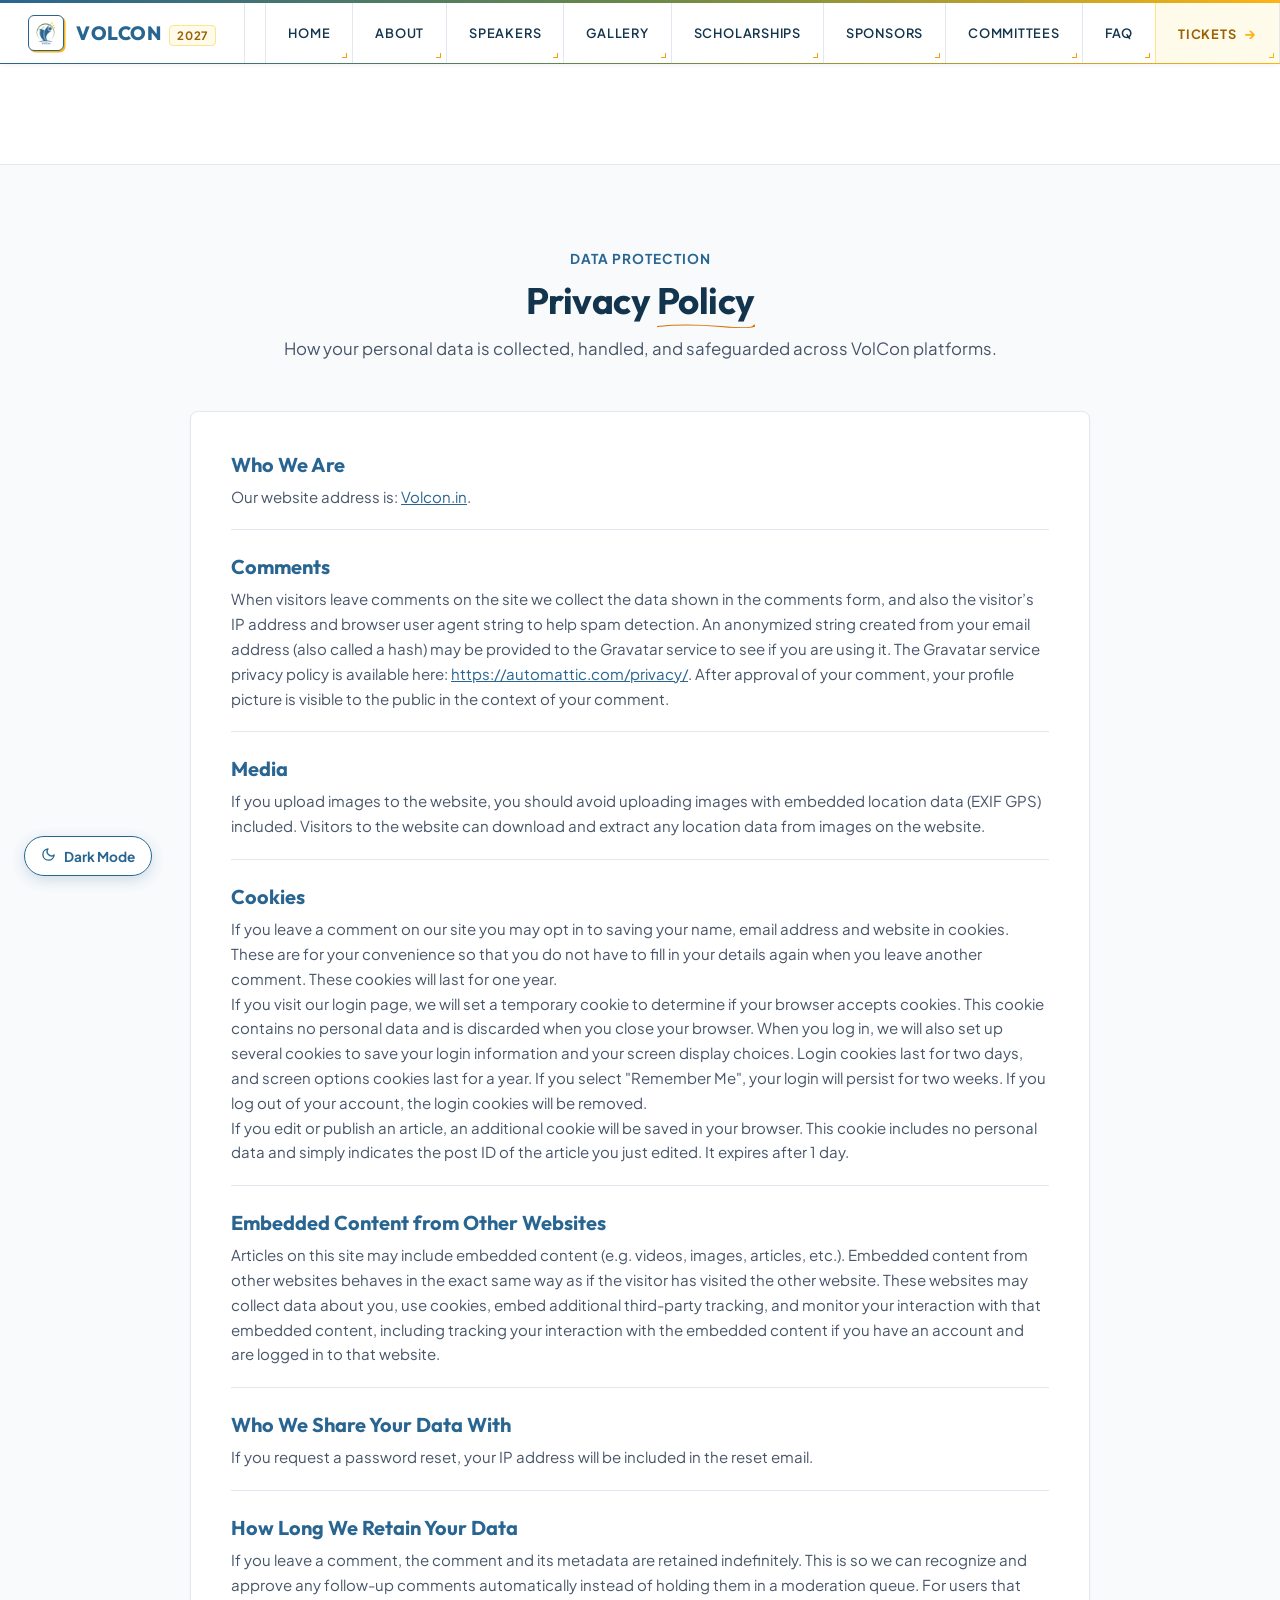
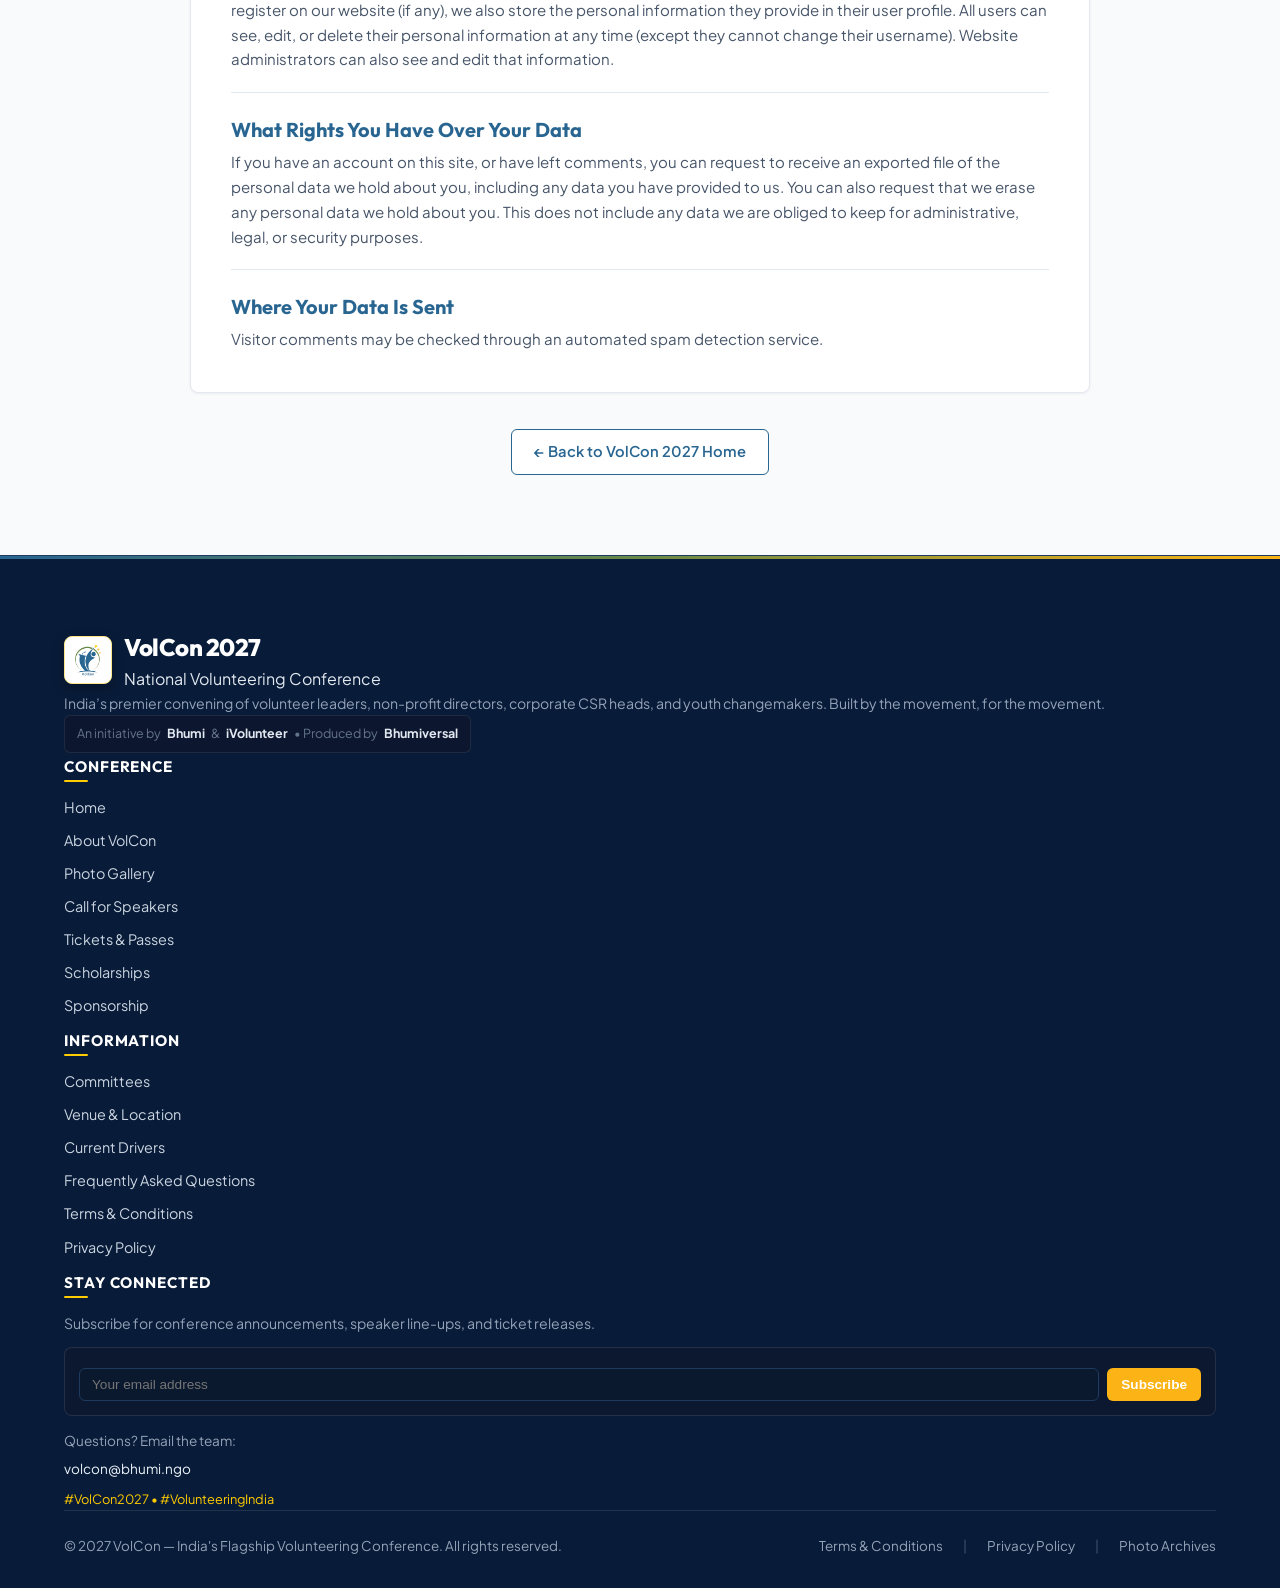
<file: privacy.html>
<!DOCTYPE html>
<html lang="en">

<head>
  <meta charset="UTF-8">
  <meta name="viewport" content="width=device-width, initial-scale=1.0">
  <title>Privacy Policy | VolCon 2027 — India's Flagship Volunteering Conference</title>
  <meta name="description"
    content="Official privacy policy for VolCon 2027. Transparent information on data collection, comments, media, cookies, and user privacy rights.">
  <link rel="icon" type="image/png" href="volcon_logo.png">

  <script>
    (function () {
      var saved = localStorage.getItem('volcon-theme');
      var prefersDark = window.matchMedia && window.matchMedia('(prefers-color-scheme: dark)').matches;
      var theme = saved || (prefersDark ? 'dark' : 'light');
      document.documentElement.setAttribute('data-theme', theme);
    })();
  </script>

  <link rel="stylesheet" href="styles.css">
</head>

<body>

  <!-- Ambient Glowing Orbs (volcon.in Dark Theme Reference) -->
  <div class="glow-orb glow-blue" style="top: 80px; left: -100px;"></div>
  <div class="glow-orb glow-yellow" style="top: 700px; right: -80px;"></div>
  <div class="glow-orb glow-blue" style="bottom: 400px; left: 5%;"></div>

  <!-- Header Navigation (Heron AI Style Technical Grid) -->
  <header class="main-header">
    <div class="header-container">

      <!-- Brand Block with Technical Mark -->
      <a href="index.html#home" class="brand-block" title="VolCon 2027">
        <div class="brand-icon-wrap">
          <img src="volcon_logo.png" alt="VolCon">
        </div>
        <div class="brand-title-tech">
          VolCon<span class="brand-sub-badge">2027</span>
        </div>
      </a>

      <!-- Technical Nav Cells with Pixel Canvas & Corner Hook -->
      <nav class="nav-cells-group">
        <a href="index.html#home" class="tech-nav-cell">
          <canvas class="pixel-canvas"></canvas>
          <span class="pixel-pip"></span>
          <span class="nav-cell-text">HOME</span>
          <span class="tech-corner-hook"></span>
        </a>

        <a href="index.html#story" class="tech-nav-cell">
          <canvas class="pixel-canvas"></canvas>
          <span class="pixel-pip"></span>
          <span class="nav-cell-text">ABOUT</span>
          <span class="tech-corner-hook"></span>
        </a>

        <a href="index.html#participate" class="tech-nav-cell">
          <canvas class="pixel-canvas"></canvas>
          <span class="pixel-pip"></span>
          <span class="nav-cell-text">SPEAKERS</span>
          <span class="tech-corner-hook"></span>
        </a>

        <a href="gallery.html" class="tech-nav-cell">
          <canvas class="pixel-canvas"></canvas>
          <span class="pixel-pip"></span>
          <span class="nav-cell-text">GALLERY</span>
          <span class="tech-corner-hook"></span>
        </a>

        <a href="index.html#scholarships" class="tech-nav-cell">
          <canvas class="pixel-canvas"></canvas>
          <span class="pixel-pip"></span>
          <span class="nav-cell-text">SCHOLARSHIPS</span>
          <span class="tech-corner-hook"></span>
        </a>

        <a href="index.html#sponsorship" class="tech-nav-cell">
          <canvas class="pixel-canvas"></canvas>
          <span class="pixel-pip"></span>
          <span class="nav-cell-text">SPONSORS</span>
          <span class="tech-corner-hook"></span>
        </a>

        <a href="index.html#committees" class="tech-nav-cell">
          <canvas class="pixel-canvas"></canvas>
          <span class="pixel-pip"></span>
          <span class="nav-cell-text">COMMITTEES</span>
          <span class="tech-corner-hook"></span>
        </a>

        <a href="index.html#faq" class="tech-nav-cell">
          <canvas class="pixel-canvas"></canvas>
          <span class="pixel-pip"></span>
          <span class="nav-cell-text">FAQ</span>
          <span class="tech-corner-hook"></span>
        </a>

        <a href="index.html#register" class="tech-nav-cell cta-accent">
          <canvas class="pixel-canvas"></canvas>
          <span class="pixel-pip"></span>
          <span class="nav-cell-text">TICKETS <span class="nav-arrow">→</span></span>
          <span class="tech-corner-hook"></span>
        </a>
      </nav>

    </div>


  </header>

  <main style="padding-top:100px;">
    <!-- PRIVACY POLICY -->
    <section class="legal-page-section" id="privacy">
      <div class="container">

        <div class="section-header">
          <span class="section-label">Data Protection</span>
          <h1 class="section-title">Privacy <span class="pencil-underline">Policy</span></h1>
          <p class="section-desc">How your personal data is collected, handled, and safeguarded across VolCon platforms.</p>
        </div>

        <div class="legal-document">
          <div class="legal-block">
            <h3>Who We Are</h3>
            <p>Our website address is: <a href="Volcon.in" target="_blank"
                style="color:var(--blue-primary); text-decoration:underline;">Volcon.in</a>.
            </p>
          </div>

          <div class="legal-block">
            <h3>Comments</h3>
            <p>When visitors leave comments on the site we collect the data shown in the comments form, and also the
              visitor’s IP address and browser user agent string to help spam detection. An anonymized string created
              from your email address (also called a hash) may be provided to the Gravatar service to see if you are
              using it. The Gravatar service privacy policy is available here: <a href="https://automattic.com/privacy/"
                target="_blank"
                style="color:var(--blue-primary); text-decoration:underline;">https://automattic.com/privacy/</a>. After
              approval of your comment, your profile picture is visible to the public in the context of your comment.
            </p>
          </div>

          <div class="legal-block">
            <h3>Media</h3>
            <p>If you upload images to the website, you should avoid uploading images with embedded location data (EXIF
              GPS) included. Visitors to the website can download and extract any location data from images on the
              website.</p>
          </div>

          <div class="legal-block">
            <h3>Cookies</h3>
            <p>If you leave a comment on our site you may opt in to saving your name, email address and website in
              cookies. These are for your convenience so that you do not have to fill in your details again when you
              leave another comment. These cookies will last for one year.</p>
            <p>If you visit our login page, we will set a temporary cookie to determine if your browser accepts cookies.
              This cookie contains no personal data and is discarded when you close your browser. When you log in, we
              will also set up several cookies to save your login information and your screen display choices. Login
              cookies last for two days, and screen options cookies last for a year. If you select "Remember Me", your
              login will persist for two weeks. If you log out of your account, the login cookies will be removed.</p>
            <p>If you edit or publish an article, an additional cookie will be saved in your browser. This cookie
              includes no personal data and simply indicates the post ID of the article you just edited. It expires
              after 1 day.</p>
          </div>

          <div class="legal-block">
            <h3>Embedded Content from Other Websites</h3>
            <p>Articles on this site may include embedded content (e.g. videos, images, articles, etc.). Embedded
              content from other websites behaves in the exact same way as if the visitor has visited the other website.
              These websites may collect data about you, use cookies, embed additional third-party tracking, and monitor
              your interaction with that embedded content, including tracking your interaction with the embedded content
              if you have an account and are logged in to that website.</p>
          </div>

          <div class="legal-block">
            <h3>Who We Share Your Data With</h3>
            <p>If you request a password reset, your IP address will be included in the reset email.</p>
          </div>

          <div class="legal-block">
            <h3>How Long We Retain Your Data</h3>
            <p>If you leave a comment, the comment and its metadata are retained indefinitely. This is so we can
              recognize and approve any follow-up comments automatically instead of holding them in a moderation queue.
              For users that register on our website (if any), we also store the personal information they provide in
              their user profile. All users can see, edit, or delete their personal information at any time (except they
              cannot change their username). Website administrators can also see and edit that information.</p>
          </div>

          <div class="legal-block">
            <h3>What Rights You Have Over Your Data</h3>
            <p>If you have an account on this site, or have left comments, you can request to receive an exported file
              of the personal data we hold about you, including any data you have provided to us. You can also request
              that we erase any personal data we hold about you. This does not include any data we are obliged to keep
              for administrative, legal, or security purposes.</p>
          </div>

          <div class="legal-block">
            <h3>Where Your Data Is Sent</h3>
            <p>Visitor comments may be checked through an automated spam detection service.</p>
          </div>
        </div>

        <div style="text-align:center; margin-top:36px;">
          <a href="index.html#home" class="btn-outline-blue">← Back to VolCon 2027 Home</a>
        </div>

      </div>
    </section>
  </main>

  <!-- Enhanced Multi-Column Technical Footer -->
  <footer class="main-footer">
    <div class="container">
      <div class="footer-grid">

        <!-- Col 1: Brand & Identity -->
        <div class="footer-brand-col">
          <div class="footer-brand-header">
            <div class="footer-logo-box">
              <img src="volcon_logo.png" alt="VolCon">
            </div>
            <div>
              <div class="footer-brand-title">VolCon 2027</div>
              <div class="footer-brand-tagline">National Volunteering Conference</div>
            </div>
          </div>
          <p class="footer-desc">
            India’s premier convening of volunteer leaders, non-profit directors, corporate CSR heads, and youth changemakers. Built by the movement, for the movement.
          </p>
          <div class="footer-partners-badge">
            <span>An initiative by</span>
            <strong>Bhumi</strong> &amp; <strong>iVolunteer</strong>
            <span>• Produced by</span>
            <strong>Bhumiversal</strong>
          </div>
        </div>

        <!-- Col 2: Conference Quick Links -->
        <div>
          <h4 class="footer-col-title">Conference</h4>
          <ul class="footer-links-list">
            <li><a href="index.html#home">Home</a></li>
            <li><a href="index.html#story">About VolCon</a></li>
            <li><a href="gallery.html">Photo Gallery</a></li>
            <li><a href="index.html#participate">Call for Speakers</a></li>
            <li><a href="index.html#register">Tickets &amp; Passes</a></li>
            <li><a href="index.html#scholarships">Scholarships</a></li>
            <li><a href="index.html#sponsorship">Sponsorship</a></li>
          </ul>
        </div>

        <!-- Col 3: Governance & Information -->
        <div>
          <h4 class="footer-col-title">Information</h4>
          <ul class="footer-links-list">
            <li><a href="index.html#committees">Committees</a></li>
            <li><a href="index.html#venue">Venue &amp; Location</a></li>
            <li><a href="index.html#drivers">Current Drivers</a></li>
            <li><a href="index.html#faq">Frequently Asked Questions</a></li>
            <li><a href="terms.html">Terms &amp; Conditions</a></li>
            <li><a href="privacy.html">Privacy Policy</a></li>
          </ul>
        </div>

        <!-- Col 4: Stay Connected & Newsletter -->
        <div>
          <h4 class="footer-col-title">Stay Connected</h4>
          <p class="footer-desc">
            Subscribe for conference announcements, speaker line-ups, and ticket releases.
          </p>
          <div class="footer-subscribe-box">
            <form action="index.html#newsletter" method="GET" class="footer-newsletter-row">
              <input type="email" class="footer-input" placeholder="Your email address" required>
              <button type="submit" class="footer-btn">Subscribe</button>
            </form>
          </div>
          <div class="footer-contact-row">
            <div>Questions? Email the team:</div>
            <a href="mailto:volcon@bhumi.ngo">volcon@bhumi.ngo</a>
            <div style="color:var(--gold-bright); font-size:0.8rem; margin-top:4px;">
              #VolCon2027 • #VolunteeringIndia
            </div>
          </div>
        </div>

      </div>

      <!-- Bottom Bar -->
      <div class="footer-bottom-bar">
        <div>
          © 2027 VolCon — India's Flagship Volunteering Conference. All rights reserved.
        </div>
        <div class="footer-bottom-links">
          <a href="terms.html">Terms &amp; Conditions</a>
          <span style="opacity:0.4;">|</span>
          <a href="privacy.html">Privacy Policy</a>
          <span style="opacity:0.4;">|</span>
          <a href="gallery.html">Photo Archives</a>
        </div>
      </div>
    </div>
  <!-- Floating Quick Theme Switcher Pill -->
  <button id="floatingThemeToggle" class="floating-theme-btn" aria-label="Toggle Theme" title="Toggle Light / Dark Mode (Press T)">
    <span class="floating-theme-icon-light">
      <svg width="15" height="15" viewBox="0 0 24 24" fill="none" stroke="currentColor" stroke-width="2.2" stroke-linecap="round" stroke-linejoin="round">
        <path d="M21 12.79A9 9 0 1 1 11.21 3 7 7 0 0 0 21 12.79z"></path>
      </svg>
    </span>
    <span class="floating-theme-icon-dark">
      <svg width="15" height="15" viewBox="0 0 24 24" fill="none" stroke="currentColor" stroke-width="2.2" stroke-linecap="round" stroke-linejoin="round">
        <circle cx="12" cy="12" r="5"></circle>
        <line x1="12" y1="1" x2="12" y2="3"></line>
        <line x1="12" y1="21" x2="12" y2="23"></line>
        <line x1="4.22" y1="4.22" x2="5.64" y2="5.64"></line>
        <line x1="18.36" y1="18.36" x2="19.78" y2="19.78"></line>
        <line x1="1" y1="12" x2="3" y2="12"></line>
        <line x1="21" y1="12" x2="23" y2="12"></line>
        <line x1="4.22" y1="19.78" x2="5.64" y2="18.36"></line>
        <line x1="18.36" y1="5.64" x2="19.78" y2="4.22"></line>
      </svg>
    </span>
    <span class="floating-theme-text">Dark Mode</span>
  </button>

  <script src="app.js"></script>
</body>
</html>
</file>
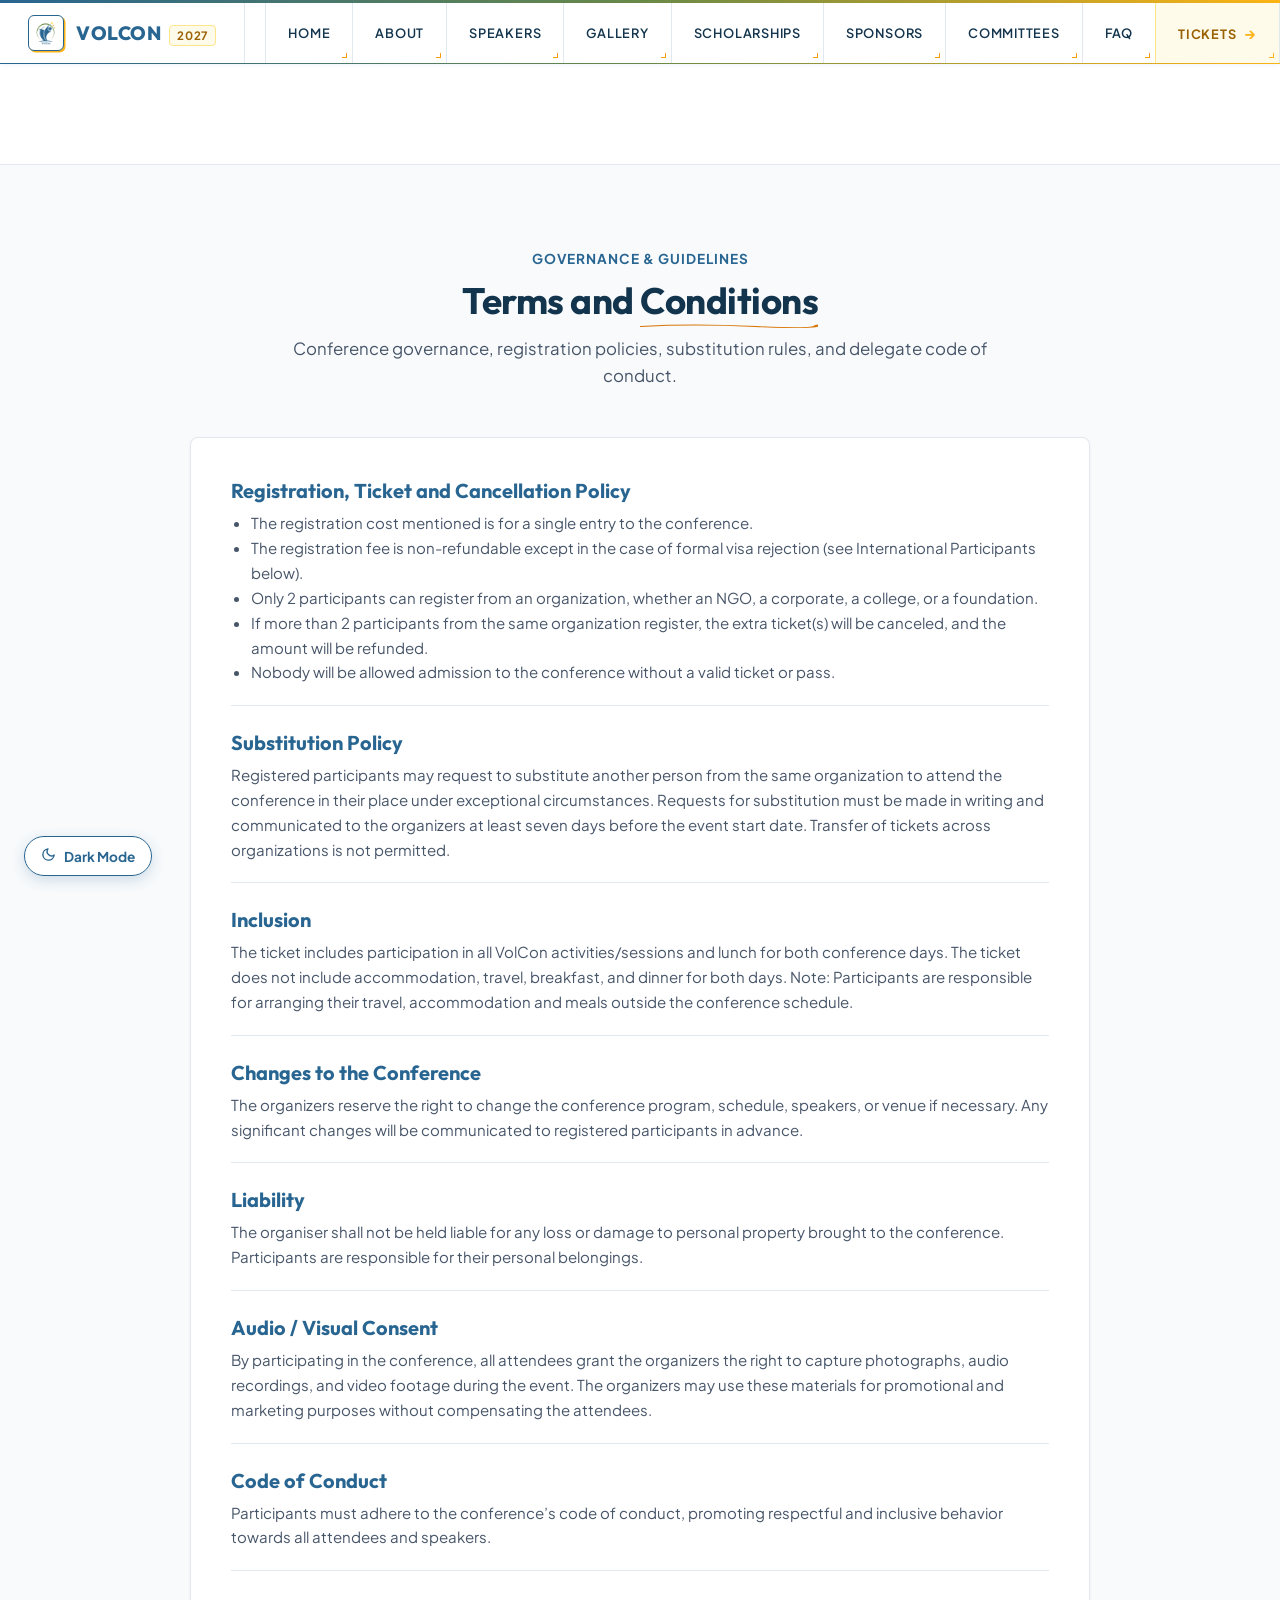
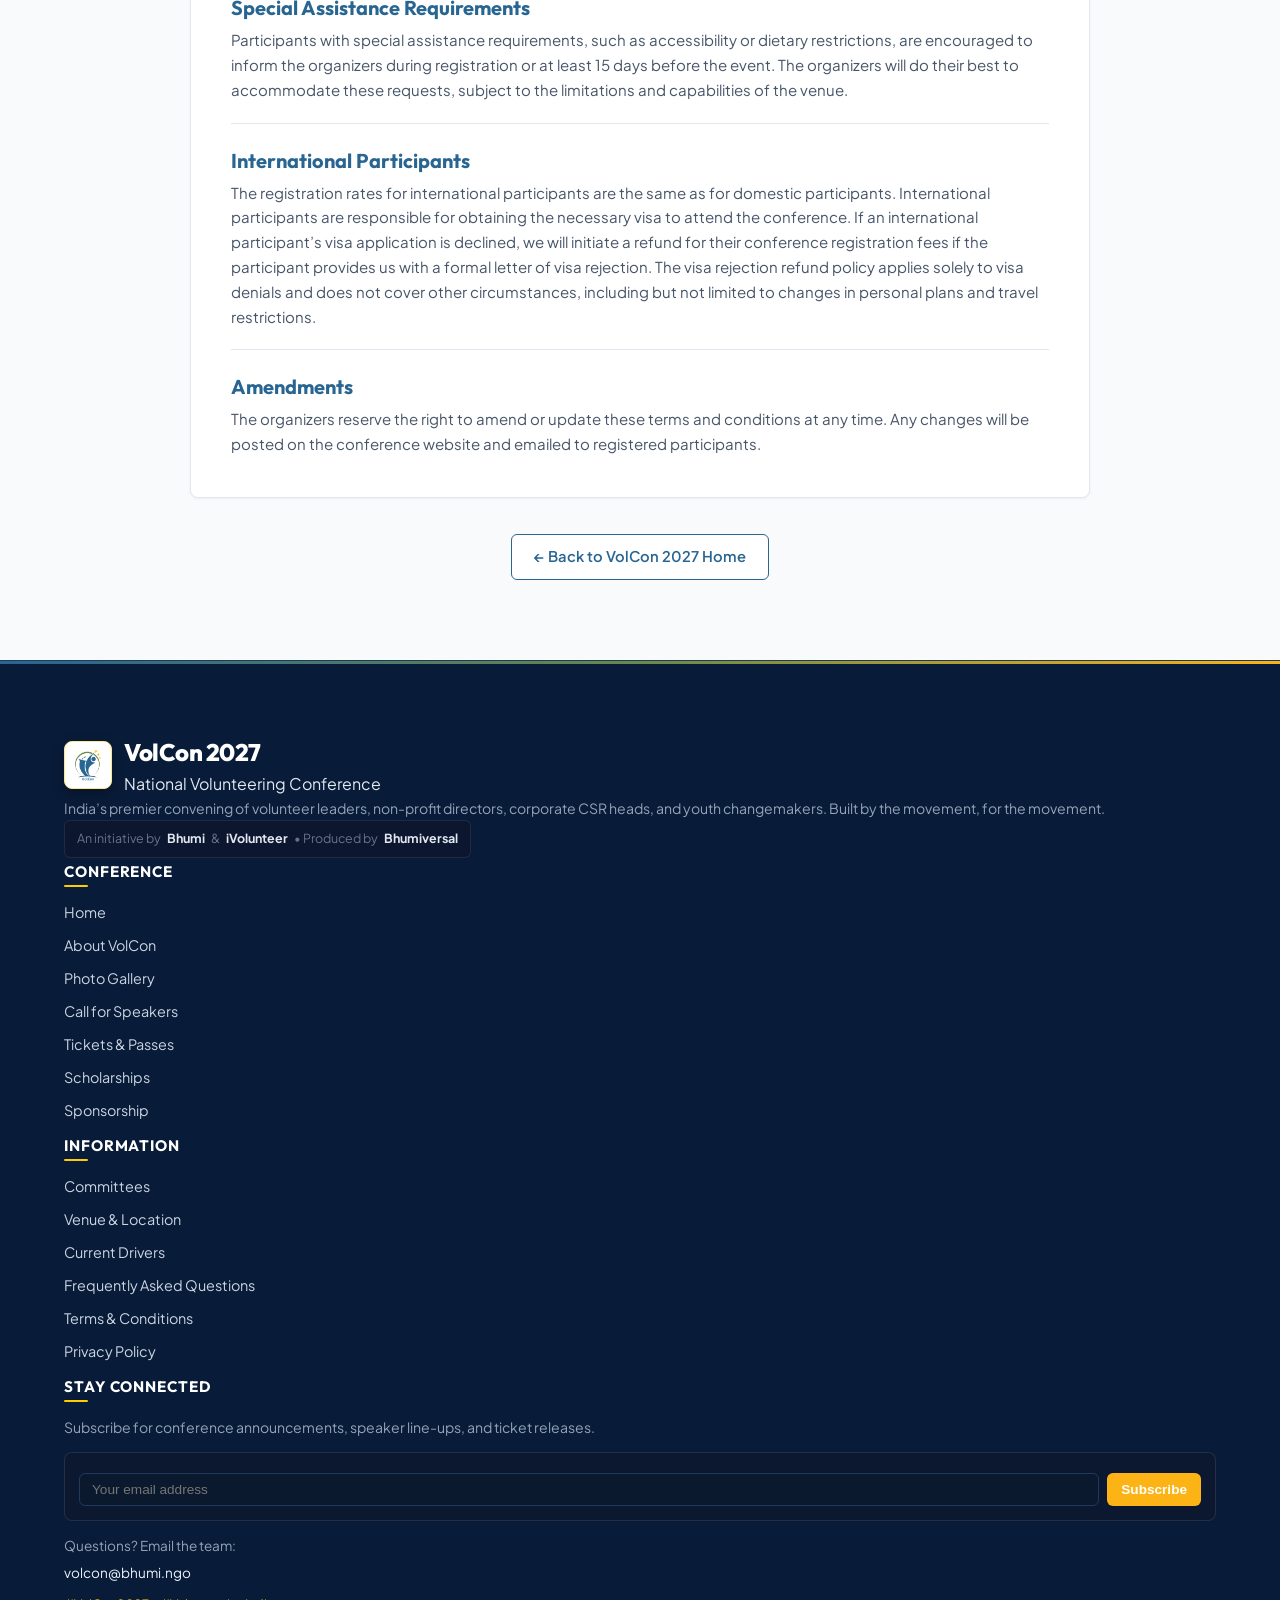
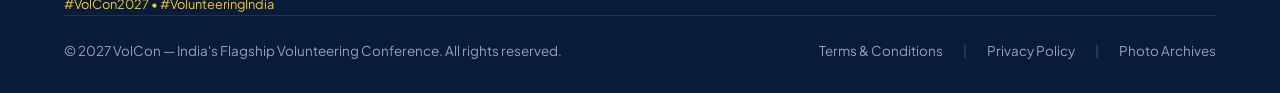
<file: terms.html>
<!DOCTYPE html>
<html lang="en">

<head>
  <meta charset="UTF-8">
  <meta name="viewport" content="width=device-width, initial-scale=1.0">
  <title>Terms and Conditions | VolCon 2027 — India's Flagship Volunteering Conference</title>
  <meta name="description"
    content="Terms and Conditions, registration guidelines, substitution policies, and delegate code of conduct for VolCon 2027.">
  <link rel="icon" type="image/png" href="volcon_logo.png">

  <script>
    (function () {
      var saved = localStorage.getItem('volcon-theme');
      var prefersDark = window.matchMedia && window.matchMedia('(prefers-color-scheme: dark)').matches;
      var theme = saved || (prefersDark ? 'dark' : 'light');
      document.documentElement.setAttribute('data-theme', theme);
    })();
  </script>

  <link rel="stylesheet" href="styles.css">
</head>

<body>

  <!-- Ambient Glowing Orbs (volcon.in Dark Theme Reference) -->
  <div class="glow-orb glow-blue" style="top: 80px; left: -100px;"></div>
  <div class="glow-orb glow-yellow" style="top: 700px; right: -80px;"></div>
  <div class="glow-orb glow-blue" style="bottom: 400px; left: 5%;"></div>

  <!-- Header Navigation (Heron AI Style Technical Grid) -->
  <header class="main-header">
    <div class="header-container">

      <!-- Brand Block with Technical Mark -->
      <a href="index.html#home" class="brand-block" title="VolCon 2027">
        <div class="brand-icon-wrap">
          <img src="volcon_logo.png" alt="VolCon">
        </div>
        <div class="brand-title-tech">
          VolCon<span class="brand-sub-badge">2027</span>
        </div>
      </a>

      <!-- Technical Nav Cells with Pixel Canvas & Corner Hook -->
      <nav class="nav-cells-group">
        <a href="index.html#home" class="tech-nav-cell">
          <canvas class="pixel-canvas"></canvas>
          <span class="pixel-pip"></span>
          <span class="nav-cell-text">HOME</span>
          <span class="tech-corner-hook"></span>
        </a>

        <a href="index.html#story" class="tech-nav-cell">
          <canvas class="pixel-canvas"></canvas>
          <span class="pixel-pip"></span>
          <span class="nav-cell-text">ABOUT</span>
          <span class="tech-corner-hook"></span>
        </a>

        <a href="index.html#participate" class="tech-nav-cell">
          <canvas class="pixel-canvas"></canvas>
          <span class="pixel-pip"></span>
          <span class="nav-cell-text">SPEAKERS</span>
          <span class="tech-corner-hook"></span>
        </a>

        <a href="gallery.html" class="tech-nav-cell">
          <canvas class="pixel-canvas"></canvas>
          <span class="pixel-pip"></span>
          <span class="nav-cell-text">GALLERY</span>
          <span class="tech-corner-hook"></span>
        </a>

        <a href="index.html#scholarships" class="tech-nav-cell">
          <canvas class="pixel-canvas"></canvas>
          <span class="pixel-pip"></span>
          <span class="nav-cell-text">SCHOLARSHIPS</span>
          <span class="tech-corner-hook"></span>
        </a>

        <a href="index.html#sponsorship" class="tech-nav-cell">
          <canvas class="pixel-canvas"></canvas>
          <span class="pixel-pip"></span>
          <span class="nav-cell-text">SPONSORS</span>
          <span class="tech-corner-hook"></span>
        </a>

        <a href="index.html#committees" class="tech-nav-cell">
          <canvas class="pixel-canvas"></canvas>
          <span class="pixel-pip"></span>
          <span class="nav-cell-text">COMMITTEES</span>
          <span class="tech-corner-hook"></span>
        </a>

        <a href="index.html#faq" class="tech-nav-cell">
          <canvas class="pixel-canvas"></canvas>
          <span class="pixel-pip"></span>
          <span class="nav-cell-text">FAQ</span>
          <span class="tech-corner-hook"></span>
        </a>

        <a href="index.html#register" class="tech-nav-cell cta-accent">
          <canvas class="pixel-canvas"></canvas>
          <span class="pixel-pip"></span>
          <span class="nav-cell-text">TICKETS <span class="nav-arrow">→</span></span>
          <span class="tech-corner-hook"></span>
        </a>
      </nav>

    </div>


  </header>

  <main style="padding-top:100px;">
    <!-- TERMS AND CONDITIONS -->
    <section class="legal-page-section" id="terms">
      <div class="container">

        <div class="section-header">
          <span class="section-label">Governance &amp; Guidelines</span>
          <h1 class="section-title">Terms and <span class="pencil-underline">Conditions</span></h1>
          <p class="section-desc">Conference governance, registration policies, substitution rules, and delegate code of conduct.</p>
        </div>

        <div class="legal-document">
          <div class="legal-block">
            <h3>Registration, Ticket and Cancellation Policy</h3>
            <ul>
              <li>The registration cost mentioned is for a single entry to the conference.</li>
              <li>The registration fee is non-refundable except in the case of formal visa rejection (see International Participants below).</li>
              <li>Only 2 participants can register from an organization, whether an NGO, a corporate, a college, or a foundation.</li>
              <li>If more than 2 participants from the same organization register, the extra ticket(s) will be canceled, and the amount will be refunded.</li>
              <li>Nobody will be allowed admission to the conference without a valid ticket or pass.</li>
            </ul>
          </div>

          <div class="legal-block">
            <h3>Substitution Policy</h3>
            <p>Registered participants may request to substitute another person from the same organization to attend the
              conference in their place under exceptional circumstances. Requests for substitution must be made in
              writing and communicated to the organizers at least seven days before the event start date. Transfer of
              tickets across organizations is not permitted.</p>
          </div>

          <div class="legal-block">
            <h3>Inclusion</h3>
            <p>The ticket includes participation in all VolCon activities/sessions and lunch for both conference days.
              The ticket does not include accommodation, travel, breakfast, and dinner for both days. Note: Participants
              are responsible for arranging their travel, accommodation and meals outside the conference schedule.</p>
          </div>

          <div class="legal-block">
            <h3>Changes to the Conference</h3>
            <p>The organizers reserve the right to change the conference program, schedule, speakers, or venue if
              necessary. Any significant changes will be communicated to registered participants in advance.</p>
          </div>

          <div class="legal-block">
            <h3>Liability</h3>
            <p>The organiser shall not be held liable for any loss or damage to personal property brought to the
              conference. Participants are responsible for their personal belongings.</p>
          </div>

          <div class="legal-block">
            <h3>Audio / Visual Consent</h3>
            <p>By participating in the conference, all attendees grant the organizers the right to capture photographs,
              audio recordings, and video footage during the event. The organizers may use these materials for
              promotional and marketing purposes without compensating the attendees.</p>
          </div>

          <div class="legal-block">
            <h3>Code of Conduct</h3>
            <p>Participants must adhere to the conference’s code of conduct, promoting respectful and inclusive behavior
              towards all attendees and speakers.</p>
          </div>

          <div class="legal-block">
            <h3>Special Assistance Requirements</h3>
            <p>Participants with special assistance requirements, such as accessibility or dietary restrictions, are
              encouraged to inform the organizers during registration or at least 15 days before the event. The
              organizers will do their best to accommodate these requests, subject to the limitations and capabilities
              of the venue.</p>
          </div>

          <div class="legal-block">
            <h3>International Participants</h3>
            <p>The registration rates for international participants are the same as for domestic participants.
              International participants are responsible for obtaining the necessary visa to attend the conference. If
              an international participant’s visa application is declined, we will initiate a refund for their
              conference registration fees if the participant provides us with a formal letter of visa rejection. The
              visa rejection refund policy applies solely to visa denials and does not cover other circumstances,
              including but not limited to changes in personal plans and travel restrictions.</p>
          </div>

          <div class="legal-block">
            <h3>Amendments</h3>
            <p>The organizers reserve the right to amend or update these terms and conditions at any time. Any changes
              will be posted on the conference website and emailed to registered participants.</p>
          </div>
        </div>

        <div style="text-align:center; margin-top:36px;">
          <a href="index.html#home" class="btn-outline-blue">← Back to VolCon 2027 Home</a>
        </div>

      </div>
    </section>
  </main>

  <!-- Enhanced Multi-Column Technical Footer -->
  <footer class="main-footer">
    <div class="container">
      <div class="footer-grid">

        <!-- Col 1: Brand & Identity -->
        <div class="footer-brand-col">
          <div class="footer-brand-header">
            <div class="footer-logo-box">
              <img src="volcon_logo.png" alt="VolCon">
            </div>
            <div>
              <div class="footer-brand-title">VolCon 2027</div>
              <div class="footer-brand-tagline">National Volunteering Conference</div>
            </div>
          </div>
          <p class="footer-desc">
            India’s premier convening of volunteer leaders, non-profit directors, corporate CSR heads, and youth changemakers. Built by the movement, for the movement.
          </p>
          <div class="footer-partners-badge">
            <span>An initiative by</span>
            <strong>Bhumi</strong> &amp; <strong>iVolunteer</strong>
            <span>• Produced by</span>
            <strong>Bhumiversal</strong>
          </div>
        </div>

        <!-- Col 2: Conference Quick Links -->
        <div>
          <h4 class="footer-col-title">Conference</h4>
          <ul class="footer-links-list">
            <li><a href="index.html#home">Home</a></li>
            <li><a href="index.html#story">About VolCon</a></li>
            <li><a href="gallery.html">Photo Gallery</a></li>
            <li><a href="index.html#participate">Call for Speakers</a></li>
            <li><a href="index.html#register">Tickets &amp; Passes</a></li>
            <li><a href="index.html#scholarships">Scholarships</a></li>
            <li><a href="index.html#sponsorship">Sponsorship</a></li>
          </ul>
        </div>

        <!-- Col 3: Governance & Information -->
        <div>
          <h4 class="footer-col-title">Information</h4>
          <ul class="footer-links-list">
            <li><a href="index.html#committees">Committees</a></li>
            <li><a href="index.html#venue">Venue &amp; Location</a></li>
            <li><a href="index.html#drivers">Current Drivers</a></li>
            <li><a href="index.html#faq">Frequently Asked Questions</a></li>
            <li><a href="terms.html">Terms &amp; Conditions</a></li>
            <li><a href="privacy.html">Privacy Policy</a></li>
          </ul>
        </div>

        <!-- Col 4: Stay Connected & Newsletter -->
        <div>
          <h4 class="footer-col-title">Stay Connected</h4>
          <p class="footer-desc">
            Subscribe for conference announcements, speaker line-ups, and ticket releases.
          </p>
          <div class="footer-subscribe-box">
            <form action="index.html#newsletter" method="GET" class="footer-newsletter-row">
              <input type="email" class="footer-input" placeholder="Your email address" required>
              <button type="submit" class="footer-btn">Subscribe</button>
            </form>
          </div>
          <div class="footer-contact-row">
            <div>Questions? Email the team:</div>
            <a href="mailto:volcon@bhumi.ngo">volcon@bhumi.ngo</a>
            <div style="color:var(--gold-bright); font-size:0.8rem; margin-top:4px;">
              #VolCon2027 • #VolunteeringIndia
            </div>
          </div>
        </div>

      </div>

      <!-- Bottom Bar -->
      <div class="footer-bottom-bar">
        <div>
          © 2027 VolCon — India's Flagship Volunteering Conference. All rights reserved.
        </div>
        <div class="footer-bottom-links">
          <a href="terms.html">Terms &amp; Conditions</a>
          <span style="opacity:0.4;">|</span>
          <a href="privacy.html">Privacy Policy</a>
          <span style="opacity:0.4;">|</span>
          <a href="gallery.html">Photo Archives</a>
        </div>
      </div>
    </div>
  <!-- Floating Quick Theme Switcher Pill -->
  <button id="floatingThemeToggle" class="floating-theme-btn" aria-label="Toggle Theme" title="Toggle Light / Dark Mode (Press T)">
    <span class="floating-theme-icon-light">
      <svg width="15" height="15" viewBox="0 0 24 24" fill="none" stroke="currentColor" stroke-width="2.2" stroke-linecap="round" stroke-linejoin="round">
        <path d="M21 12.79A9 9 0 1 1 11.21 3 7 7 0 0 0 21 12.79z"></path>
      </svg>
    </span>
    <span class="floating-theme-icon-dark">
      <svg width="15" height="15" viewBox="0 0 24 24" fill="none" stroke="currentColor" stroke-width="2.2" stroke-linecap="round" stroke-linejoin="round">
        <circle cx="12" cy="12" r="5"></circle>
        <line x1="12" y1="1" x2="12" y2="3"></line>
        <line x1="12" y1="21" x2="12" y2="23"></line>
        <line x1="4.22" y1="4.22" x2="5.64" y2="5.64"></line>
        <line x1="18.36" y1="18.36" x2="19.78" y2="19.78"></line>
        <line x1="1" y1="12" x2="3" y2="12"></line>
        <line x1="21" y1="12" x2="23" y2="12"></line>
        <line x1="4.22" y1="19.78" x2="5.64" y2="18.36"></line>
        <line x1="18.36" y1="5.64" x2="19.78" y2="4.22"></line>
      </svg>
    </span>
    <span class="floating-theme-text">Dark Mode</span>
  </button>

  <script src="app.js"></script>
</body>
</html>
</file>
<file: styles.css>
/* ==========================================================================
   VOLCON 2027 — Official Website Stylesheet
   Design: Professional, Clean & Plain (Blue & White palette with minimal pencil doodles)
   ========================================================================== */

@import url('https://fonts.googleapis.com/css2?family=Caveat:wght@600;700&family=Outfit:wght@400;500;600;700;800&family=Plus+Jakarta+Sans:wght@400;500;600;700&display=swap');

:root {
  --font-heading: 'Outfit', sans-serif;
  --font-body: 'Plus Jakarta Sans', sans-serif;
  --font-pencil: 'Caveat', cursive;

  /* Official VolCon Logo Palette (Extracted directly from volcon_logo.png):
     1. Blue:  #286591 (RGB: 40, 101, 145) - Main wordmark & primary authority
     2. Green: #698947 (RGB: 105, 137, 71) - Growth arc & grassroots volunteerism
     3. Gold:  #FCB315 / #FFCC00 (RGB: 252, 179, 21 / 255, 204, 0) - Inspiring stars
     4. White: #FFFFFF - Negative space & clarity
  */
  --blue-primary: #286591;
  --blue-hover: #1E4F73;
  --blue-dark: #12344D;
  --blue-light: #EBF3F8;
  --blue-subtle: #F2F7FA;
  --blue-border: #BCD1E2;

  --green-primary: #698947;
  --green-hover: #536F35;
  --green-dark: #3A4E24;
  --green-light: #F0F6EB;
  --green-subtle: #F5F9F1;
  --green-border: #C8DCB4;

  --gold-primary: #FCB315;
  --gold-bright: #FFCC00;
  --gold-warm: #F59E0B;
  --gold-hover: #E09A07;
  --gold-dark: #9A6204;
  --gold-subtle: #FFFBEB;
  --gold-border: #FDE68A;

  --tricolor-gradient: linear-gradient(90deg, var(--blue-primary) 0%, var(--green-primary) 50%, var(--gold-primary) 100%);

  --white: #FFFFFF;
  --bg-page: #FFFFFF;
  --bg-section: #F8FAFC;
  --bg-card: #FFFFFF;
  
  --text-main: #0F172A;
  --text-muted: #475569;
  --text-light: #64748B;
  
  --pencil-line: #286591;
  --pencil-green: #698947;
  --pencil-gold: #FCB315;
  --border-light: #E2E8F0;

  --shadow-sm: 0 1px 3px rgba(0, 0, 0, 0.05);
  --shadow-md: 0 4px 12px rgba(40, 101, 145, 0.08);
  --shadow-lg: 0 10px 25px -4px rgba(40, 101, 145, 0.12);
  --shadow-sketch: 2px 3px 0px rgba(40, 101, 145, 0.2);
}

/* ==========================================================================
   VOLCON DARK THEME PALETTE (REFERENCE: HTTPS://WWW.VOLCON.IN/)
   Primary Dark: #030e25 | Secondary: #07132c | Cards: rgba(16, 26, 48, 0.85)
   Royal Blue: #1756A0 / #1e6ec7 | Gold/Amber: #FFB800 | Cyan: #00F0FF
   ========================================================================== */
:root[data-theme="dark"],
html[data-theme="dark"] {
  --blue-primary: #1e6ec7;
  --blue-hover: #2b84eb;
  --blue-dark: #f8fafc;
  --blue-light: rgba(23, 86, 160, 0.25);
  --blue-subtle: #081b38;
  --blue-border: rgba(30, 110, 199, 0.4);

  --green-primary: #52b788;
  --green-hover: #40916c;
  --green-dark: #74c69d;
  --green-light: rgba(82, 183, 136, 0.2);
  --green-subtle: #08281d;
  --green-border: rgba(82, 183, 136, 0.35);

  --gold-primary: #FFB800;
  --gold-bright: #FFCC00;
  --gold-warm: #F59E0B;
  --gold-hover: #E09A07;
  --gold-dark: #FFCC00;
  --gold-subtle: rgba(255, 184, 0, 0.12);
  --gold-border: rgba(255, 184, 0, 0.35);

  --white: #0c1a36;
  --bg-page: #030e25;
  --bg-section: #07132c;
  --bg-card: rgba(16, 26, 48, 0.85);

  --text-main: #f8fafc;
  --text-muted: #94a3b8;
  --text-light: #64748b;

  --pencil-line: #1e3a5f;
  --pencil-green: #52b788;
  --pencil-gold: #FFB800;
  --border-light: rgba(255, 255, 255, 0.1);

  --shadow-sm: 0 1px 3px rgba(0, 0, 0, 0.45);
  --shadow-md: 0 4px 16px rgba(0, 0, 0, 0.55);
  --shadow-lg: 0 10px 30px rgba(0, 0, 0, 0.7);
  --shadow-sketch: 2px 3px 0px rgba(23, 86, 160, 0.35);
}

/* Global Reset */
*, *::before, *::after {
  box-sizing: border-box;
  margin: 0;
  padding: 0;
}

html {
  scroll-behavior: smooth;
  font-size: 16px;
  background-color: var(--bg-page);
  transition: background-color 0.3s ease;
}

body {
  font-family: var(--font-body);
  background-color: var(--bg-page);
  color: var(--text-main);
  line-height: 1.6;
  -webkit-font-smoothing: antialiased;
  transition: background-color 0.3s ease, color 0.3s ease;
}

[data-theme="dark"] body {
  background: radial-gradient(circle at 50% 0%, #0d1e3d 0%, #030e25 60%, #020817 100%);
  background-attachment: fixed;
}

h1, h2, h3, h4, h5, h6 {
  font-family: var(--font-heading);
  color: var(--text-main);
  line-height: 1.25;
  font-weight: 700;
}

a {
  color: inherit;
  text-decoration: none;
}

img, video {
  max-width: 100%;
  display: block;
}

.container {
  width: 100%;
  max-width: 1200px;
  margin: 0 auto;
  padding: 0 24px;
}

/* Minimal Pencil Doodle Accents (Blue & Gold) */
.pencil-note {
  font-family: var(--font-pencil);
  font-size: 1.15rem;
  color: var(--blue-primary);
  display: inline-flex;
  align-items: center;
  gap: 6px;
  font-weight: 700;
}

.pencil-underline {
  position: relative;
  display: inline-block;
}

.pencil-underline::after {
  content: '';
  position: absolute;
  left: 0;
  bottom: -4px;
  width: 100%;
  height: 5px;
  background: url("data:image/svg+xml,%3Csvg xmlns='http://www.w3.org/2000/svg' viewBox='0 0 100 20' preserveAspectRatio='none'%3E%3Cpath d='M0,14 Q30,2 65,14 T100,8' fill='none' stroke='%23D97706' stroke-width='3.5' stroke-linecap='round'/%3E%3C/svg%3E");
  background-size: 100% 100%;
}

.pencil-box {
  background: var(--white);
  border: 1.5px solid var(--blue-primary);
  border-radius: 8px;
  box-shadow: 2px 2px 0px var(--gold-primary);
  transition: all 0.2s ease;
}

.pencil-box:hover {
  box-shadow: 3px 4px 0px var(--gold-primary);
}

/* ==========================================================================
   TECHNICAL NAV BAR DESIGN (HERON AI STYLE WITH BLUE-WHITE-GOLD IDENTITY)
   ========================================================================== */

.main-header {
  position: sticky;
  top: 0;
  z-index: 100;
  background: #FFFFFF;
  border-top: 3px solid var(--blue-primary);
  border-image: linear-gradient(90deg, var(--blue-primary) 0%, var(--green-primary) 50%, var(--gold-primary) 100%) 1;
  border-bottom: 1px solid #E2E8F0;
  box-shadow: 0 1px 4px rgba(40, 101, 145, 0.08);
}

.header-container {
  display: flex;
  align-items: stretch;
  justify-content: space-between;
  max-width: 100%;
  margin: 0;
  padding: 0;
}

/* Left Brand Block */
.brand-block {
  display: flex;
  align-items: center;
  gap: 12px;
  padding: 12px 28px;
  border-right: 1px solid #E2E8F0;
  background: #FFFFFF;
  position: relative;
  text-decoration: none;
}

.brand-icon-wrap {
  width: 36px;
  height: 36px;
  border: 1.5px solid var(--blue-primary);
  border-radius: 6px;
  display: flex;
  align-items: center;
  justify-content: center;
  background: #FFFFFF;
  box-shadow: 1.5px 1.5px 0 var(--gold-primary);
}

.brand-icon-wrap img {
  width: 26px;
  height: 26px;
  object-fit: contain;
}

.brand-title-tech {
  font-family: var(--font-heading);
  font-size: 1.2rem;
  font-weight: 800;
  letter-spacing: 0.03em;
  color: var(--blue-primary);
  text-transform: uppercase;
}

.brand-sub-badge {
  font-size: 0.72rem;
  font-family: var(--font-body);
  font-weight: 700;
  color: var(--gold-dark);
  margin-left: 8px;
  padding: 2px 7px;
  background: var(--gold-subtle);
  border: 1px solid var(--gold-border);
  border-radius: 4px;
  letter-spacing: 0.05em;
}

/* Nav Cells Strip */
.nav-cells-group {
  display: flex;
  align-items: stretch;
  margin-left: auto;
}

.tech-nav-cell {
  position: relative;
  display: flex;
  align-items: center;
  justify-content: center;
  padding: 16px 22px;
  border-left: 1px solid #E2E8F0;
  font-family: var(--font-body);
  font-size: 0.8rem;
  font-weight: 600;
  letter-spacing: 0.06em;
  text-transform: uppercase;
  color: var(--blue-dark);
  text-decoration: none;
  background: #FFFFFF;
  cursor: pointer;
  overflow: hidden;
  user-select: none;
  transition: color 0.18s ease;
}

.tech-nav-cell:last-child {
  border-right: 1px solid #E2E8F0;
}

/* Nav Label Text */
.nav-cell-text {
  position: relative;
  z-index: 4;
  pointer-events: none;
  transition: color 0.18s ease;
}

/* Corner bracket marker ┘ styled in elegant gold */
.tech-corner-hook {
  position: absolute;
  right: 5px;
  bottom: 5px;
  width: 5px;
  height: 5px;
  border-right: 1.5px solid var(--gold-warm);
  border-bottom: 1.5px solid var(--gold-warm);
  z-index: 5;
  pointer-events: none;
  transition: border-color 0.18s ease;
}

/* Small Accent Pixel Pip on top edge on hover (VolCon Gold) */
.pixel-pip {
  position: absolute;
  top: 0;
  right: 18px;
  width: 9px;
  height: 5px;
  background: var(--gold-bright);
  box-shadow: 0 0 6px rgba(245, 158, 11, 0.7);
  opacity: 0;
  z-index: 6;
  pointer-events: none;
  transition: opacity 0.18s ease;
}

/* The Canvas for Pixelated Emergence Animation */
.pixel-canvas {
  position: absolute;
  top: 0;
  left: 0;
  width: 100%;
  height: 100%;
  pointer-events: none;
  z-index: 2;
}

/* Active or Hover text color */
.tech-nav-cell:hover .nav-cell-text,
.tech-nav-cell.active .nav-cell-text {
  color: #FFFFFF;
  font-weight: 700;
}

.tech-nav-cell:hover .tech-corner-hook,
.tech-nav-cell.active .tech-corner-hook {
  border-color: var(--gold-bright);
}

.tech-nav-cell:hover .pixel-pip,
.tech-nav-cell.active .pixel-pip {
  opacity: 1;
}

/* CTA Highlight Cell (TICKETS in Gold & Royal Blue) */
.tech-nav-cell.cta-accent {
  background: #FFFBEB;
  border-left: 1px solid var(--gold-border);
}

.tech-nav-cell.cta-accent .nav-cell-text {
  color: var(--gold-dark);
  font-weight: 700;
}

.tech-nav-cell.cta-accent:hover .nav-cell-text {
  color: #FFFFFF;
}

.tech-nav-cell.cta-accent.active {
  background: var(--blue-primary) !important;
  border-left-color: var(--blue-primary) !important;
}

.tech-nav-cell.cta-accent.active .nav-cell-text,
.tech-nav-cell.cta-accent.active .nav-arrow,
.tech-nav-cell.cta-accent.active span {
  color: #FFFFFF !important;
}

.tech-nav-cell.cta-accent .tech-corner-hook {
  border-color: var(--gold-primary);
}

.tech-nav-cell.cta-accent .pixel-pip {
  background: var(--gold-bright);
}

.nav-arrow {
  display: inline-block;
  margin-left: 5px;
  font-size: 0.95rem;
  color: var(--gold-primary);
}

.tech-nav-cell:hover .nav-arrow,
.tech-nav-cell.active .nav-arrow {
  color: var(--gold-bright);
}

/* Sub-Ruler Bar Directly Beneath Navbar (Removed) */
.tech-sub-ruler {
  display: none !important;
}

.ruler-plus {
  font-weight: 800;
  color: var(--gold-primary);
  font-size: 0.92rem;
}

.ruler-ticks {
  flex: 1;
  margin: 0 14px;
  height: 5px;
  background-image: repeating-linear-gradient(
    to right,
    #CBD5E1 0,
    #CBD5E1 1px,
    transparent 1px,
    transparent 10px
  );
}

@media (max-width: 1024px) {
  .header-container {
    flex-direction: column;
  }
  .brand-block {
    width: 100%;
    border-right: none;
    border-bottom: 1px solid #E2E8F0;
    justify-content: space-between;
  }
  .nav-cells-group {
    width: 100%;
    overflow-x: auto;
    scrollbar-width: thin;
    margin-left: 0;
  }
  .tech-nav-cell {
    padding: 12px 16px;
    font-size: 0.74rem;
    white-space: nowrap;
    flex-shrink: 0;
  }
}

/* ==========================================================================
   BUTTONS (TRIPARTITE LOGO PALETTE: BLUE, GREEN, GOLD)
   ========================================================================== */
.btn-primary-blue {
  display: inline-flex;
  align-items: center;
  justify-content: center;
  gap: 8px;
  background: var(--blue-primary);
  color: var(--white);
  border: 1.5px solid var(--blue-primary);
  padding: 10px 22px;
  border-radius: 6px;
  font-family: var(--font-body);
  font-size: 0.92rem;
  font-weight: 600;
  cursor: pointer;
  transition: all 0.18s ease;
  box-shadow: 0 2px 4px rgba(40, 101, 145, 0.2);
  text-decoration: none;
}
.btn-primary-blue:hover {
  background: var(--blue-hover);
  border-color: var(--blue-hover);
  transform: translateY(-1px);
  box-shadow: 0 4px 8px rgba(40, 101, 145, 0.28);
  color: var(--white);
}

.btn-primary-green {
  display: inline-flex;
  align-items: center;
  justify-content: center;
  gap: 8px;
  background: var(--green-primary);
  color: var(--white);
  border: 1.5px solid var(--green-primary);
  padding: 10px 22px;
  border-radius: 6px;
  font-family: var(--font-body);
  font-size: 0.92rem;
  font-weight: 600;
  cursor: pointer;
  transition: all 0.18s ease;
  box-shadow: 0 2px 4px rgba(105, 137, 71, 0.25);
  text-decoration: none;
}
.btn-primary-green:hover {
  background: var(--green-hover);
  border-color: var(--green-hover);
  transform: translateY(-1px);
  box-shadow: 0 4px 8px rgba(105, 137, 71, 0.32);
  color: var(--white);
}

.btn-primary-gold {
  display: inline-flex;
  align-items: center;
  justify-content: center;
  gap: 8px;
  background: var(--gold-primary);
  color: #0F172A;
  border: 1.5px solid var(--gold-warm);
  padding: 10px 22px;
  border-radius: 6px;
  font-family: var(--font-body);
  font-size: 0.92rem;
  font-weight: 700;
  cursor: pointer;
  transition: all 0.18s ease;
  box-shadow: 0 2px 4px rgba(252, 179, 21, 0.25);
  text-decoration: none;
}
.btn-primary-gold:hover {
  background: var(--gold-hover);
  border-color: var(--gold-hover);
  transform: translateY(-1px);
  box-shadow: 0 4px 8px rgba(252, 179, 21, 0.35);
  color: #0F172A;
}

.btn-outline-blue {
  display: inline-flex;
  align-items: center;
  justify-content: center;
  gap: 8px;
  background: var(--white);
  color: var(--blue-primary);
  border: 1.5px solid var(--blue-primary);
  padding: 10px 22px;
  border-radius: 6px;
  font-family: var(--font-body);
  font-size: 0.92rem;
  font-weight: 600;
  cursor: pointer;
  transition: all 0.18s ease;
  text-decoration: none;
}
.btn-outline-blue:hover {
  background: var(--blue-light);
  transform: translateY(-1px);
}

.btn-outline-green {
  display: inline-flex;
  align-items: center;
  justify-content: center;
  gap: 8px;
  background: var(--white);
  color: var(--green-primary);
  border: 1.5px solid var(--green-primary);
  padding: 10px 22px;
  border-radius: 6px;
  font-family: var(--font-body);
  font-size: 0.92rem;
  font-weight: 600;
  cursor: pointer;
  transition: all 0.18s ease;
  text-decoration: none;
}
.btn-outline-green:hover {
  background: var(--green-light);
  transform: translateY(-1px);
}

.btn-outline-gold {
  display: inline-flex;
  align-items: center;
  justify-content: center;
  gap: 8px;
  background: var(--white);
  color: var(--gold-dark);
  border: 1.5px solid var(--gold-primary);
  padding: 10px 22px;
  border-radius: 6px;
  font-family: var(--font-body);
  font-size: 0.92rem;
  font-weight: 600;
  cursor: pointer;
  transition: all 0.18s ease;
  text-decoration: none;
}
.btn-outline-gold:hover {
  background: var(--gold-subtle);
  transform: translateY(-1px);
}

.btn-white {
  display: inline-flex;
  align-items: center;
  justify-content: center;
  gap: 8px;
  background: var(--white);
  color: var(--text-main);
  border: 1.5px solid var(--border-light);
  padding: 10px 20px;
  border-radius: 6px;
  font-size: 0.92rem;
  font-weight: 600;
  cursor: pointer;
  transition: all 0.18s ease;
  text-decoration: none;
}
.btn-white:hover {
  background: var(--blue-light);
  border-color: var(--blue-border);
}

/* 10 Pages Tabs Bar */
.page-tabs-bar {
  background: var(--blue-subtle);
  border-bottom: 1px solid var(--blue-border);
  overflow-x: auto;
  white-space: nowrap;
  scrollbar-width: thin;
}

.page-tabs-inner {
  display: flex;
  gap: 6px;
  max-width: 1240px;
  margin: 0 auto;
  padding: 8px 24px;
}

.tab-btn {
  font-family: var(--font-body);
  font-size: 0.88rem;
  font-weight: 600;
  padding: 6px 14px;
  border-radius: 6px;
  background: var(--white);
  color: var(--text-muted);
  border: 1px solid var(--blue-border);
  cursor: pointer;
  display: inline-flex;
  align-items: center;
  gap: 6px;
  transition: all 0.15s ease;
}

.tab-btn:hover {
  color: var(--blue-primary);
  border-color: var(--blue-primary);
}

.tab-btn.active {
  background: var(--blue-primary);
  color: var(--white);
  border-color: var(--blue-primary);
}

.tab-num {
  font-size: 0.75rem;
  opacity: 0.8;
}

/* ==========================================================================
   HERO LANDING SECTION — COMPLETE BG IS THE VIDEO
   ========================================================================== */
.hero-video-landing {
  position: relative;
  min-height: 88vh;
  display: flex;
  align-items: center;
  justify-content: center;
  overflow: hidden;
  background: #FFFFFF;
}

/* Fullscreen Background Video */
.hero-video-bg {
  position: absolute;
  inset: 0;
  width: 100%;
  height: 100%;
  object-fit: cover;
  z-index: 1;
  pointer-events: none;
}

/* Crisp Clean Overlay for Legibility */
.hero-video-overlay {
  position: absolute;
  inset: 0;
  background: linear-gradient(
    180deg, 
    rgba(255, 255, 255, 0.72) 0%, 
    rgba(255, 255, 255, 0.88) 60%,
    rgba(255, 255, 255, 0.98) 100%
  );
  z-index: 2;
  pointer-events: none;
}

.hero-content-wrap {
  position: relative;
  z-index: 3;
  width: 100%;
  padding: 64px 0 54px;
  text-align: center;
}

.hero-meta-pill {
  display: inline-flex;
  align-items: center;
  gap: 8px;
  background: var(--white);
  border: 1.5px solid var(--pencil-line);
  box-shadow: 2px 2px 0px var(--pencil-line);
  padding: 6px 16px;
  border-radius: 30px;
  font-size: 0.92rem;
  font-weight: 600;
  color: var(--blue-primary);
  margin-bottom: 24px;
}

.hero-title-main {
  font-size: 3.8rem;
  font-weight: 800;
  color: var(--blue-dark);
  letter-spacing: -1.5px;
  line-height: 1.12;
  margin-bottom: 18px;
}

.hero-tagline {
  font-size: 1.35rem;
  font-weight: 500;
  color: var(--text-muted);
  max-width: 780px;
  margin: 0 auto 28px;
  line-height: 1.5;
}

.hero-venue-line {
  display: flex;
  align-items: center;
  justify-content: center;
  gap: 8px;
  font-size: 1.05rem;
  color: var(--blue-primary);
  font-weight: 600;
  margin-bottom: 32px;
}

.hero-actions-row {
  display: flex;
  justify-content: center;
  gap: 16px;
  margin-bottom: 48px;
  flex-wrap: wrap;
}

/* Video Control Pill in bottom right corner */
.video-control-pill {
  position: absolute;
  bottom: 20px;
  right: 24px;
  z-index: 10;
  background: rgba(255, 255, 255, 0.92);
  border: 1px solid var(--border-light);
  border-radius: 20px;
  padding: 6px 14px;
  display: flex;
  align-items: center;
  gap: 8px;
  box-shadow: var(--shadow-sm);
  font-size: 0.85rem;
}

.video-toggle-btn {
  background: none;
  border: none;
  color: var(--blue-primary);
  font-weight: 600;
  cursor: pointer;
  display: flex;
  align-items: center;
  gap: 4px;
}

/* Key Stats Bar - Equal Tricolor Representation */
.hero-stats-grid {
  display: grid;
  grid-template-columns: repeat(4, 1fr);
  gap: 16px;
  max-width: 960px;
  margin: 0 auto;
}

.stat-box {
  background: rgba(255, 255, 255, 0.94);
  border: 1px solid var(--border-light);
  border-radius: 8px;
  padding: 16px;
  text-align: center;
  box-shadow: var(--shadow-sm);
  transition: transform 0.2s ease, box-shadow 0.2s ease;
}

.stat-box:hover {
  transform: translateY(-2px);
  box-shadow: var(--shadow-md);
}

.stat-box:nth-child(1) {
  border-top: 3.5px solid var(--blue-primary);
}
.stat-box:nth-child(1) .stat-number {
  color: var(--blue-primary);
}

.stat-box:nth-child(2) {
  border-top: 3.5px solid var(--green-primary);
}
.stat-box:nth-child(2) .stat-number {
  color: var(--green-primary);
}

.stat-box:nth-child(3) {
  border-top: 3.5px solid var(--gold-primary);
}
.stat-box:nth-child(3) .stat-number {
  color: var(--gold-dark);
}

.stat-box:nth-child(4) {
  border-top: 3.5px solid var(--blue-primary);
  border-radius: 8px;
}
.stat-box:nth-child(4) .stat-number {
  color: var(--blue-primary);
}

.stat-number {
  font-size: 2rem;
  font-weight: 800;
  line-height: 1;
}

.stat-label {
  font-size: 0.85rem;
  font-weight: 600;
  color: var(--text-muted);
  margin-top: 4px;
}

/* Countdown Bar */
.countdown-strip {
  background: var(--blue-subtle);
  border-top: 1px solid var(--blue-border);
  border-bottom: 1px solid var(--blue-border);
  padding: 24px 0;
}

.countdown-flex {
  display: flex;
  justify-content: space-between;
  align-items: center;
  gap: 24px;
  flex-wrap: wrap;
}

.countdown-text-group h3 {
  font-size: 1.25rem;
  color: var(--blue-primary);
}

.countdown-text-group p {
  font-size: 0.9rem;
  color: var(--text-muted);
}

.countdown-dials-row {
  display: flex;
  gap: 12px;
}

.cd-dial {
  background: var(--white);
  border: 1.5px solid var(--pencil-line);
  box-shadow: 2px 2px 0px var(--pencil-line);
  border-radius: 6px;
  min-width: 68px;
  padding: 8px 12px;
  text-align: center;
}

.cd-val {
  font-size: 1.6rem;
  font-weight: 800;
  color: var(--blue-dark);
  line-height: 1;
}

.cd-unit {
  font-size: 0.72rem;
  font-weight: 600;
  color: var(--text-muted);
  text-transform: uppercase;
  margin-top: 2px;
}

/* 4 Core Pillars - Balanced across Blue, Green, Gold, Tricolor */
.pillars-section {
  padding: 64px 0;
  background: var(--white);
}

.pillars-grid {
  display: grid;
  grid-template-columns: repeat(4, 1fr);
  gap: 20px;
}

.pillar-item {
  background: var(--white);
  border: 1px solid var(--border-light);
  border-radius: 8px;
  padding: 24px 20px;
  box-shadow: var(--shadow-sm);
  transition: transform 0.2s ease, box-shadow 0.2s ease;
}

.pillar-item:hover {
  transform: translateY(-3px);
  box-shadow: var(--shadow-md);
}

.pillar-item:nth-child(1) {
  border-top: 4px solid var(--blue-primary);
}
.pillar-item:nth-child(1) .pillar-icon {
  color: var(--blue-primary);
}

.pillar-item:nth-child(2) {
  border-top: 4px solid var(--green-primary);
}
.pillar-item:nth-child(2) .pillar-icon {
  color: var(--green-primary);
}

.pillar-item:nth-child(3) {
  border-top: 4px solid var(--gold-primary);
}
.pillar-item:nth-child(3) .pillar-icon {
  color: var(--gold-dark);
}

.pillar-item:nth-child(4) {
  border-top: 4px solid var(--blue-primary);
  border-radius: 8px;
}
.pillar-item:nth-child(4) .pillar-icon {
  color: var(--blue-primary);
}

.pillar-icon {
  margin-bottom: 14px;
  display: inline-flex;
  align-items: center;
  justify-content: center;
  width: 48px;
  height: 48px;
  border-radius: 10px;
  background: var(--blue-light);
}
.pillar-item:nth-child(1) .pillar-icon {
  background: var(--blue-light);
  color: var(--blue-primary);
}
.pillar-item:nth-child(2) .pillar-icon {
  background: var(--green-light);
  color: var(--green-primary);
}
.pillar-item:nth-child(3) .pillar-icon {
  background: var(--gold-subtle);
  color: var(--gold-dark);
}
.pillar-item:nth-child(4) .pillar-icon {
  background: var(--blue-light);
  color: var(--blue-primary);
}

.pillar-item h4 {
  font-size: 1.15rem;
  margin-bottom: 8px;
  color: var(--text-main);
}

.pillar-item p {
  font-size: 0.9rem;
  color: var(--text-muted);
  line-height: 1.5;
}

/* Section Header Generic */
.section-header {
  text-align: center;
  max-width: 760px;
  margin: 0 auto 48px;
}

.section-label {
  font-size: 0.85rem;
  font-weight: 700;
  text-transform: uppercase;
  letter-spacing: 1px;
  color: var(--blue-primary);
  margin-bottom: 8px;
  display: inline-block;
}

.section-title {
  font-size: 2.3rem;
  color: var(--blue-dark);
  letter-spacing: -0.5px;
  margin-bottom: 12px;
}

.section-desc {
  font-size: 1.05rem;
  color: var(--text-muted);
}

/* ==========================================================================
   OUR STORY SECTION
   ========================================================================== */
.story-section {
  padding: 80px 0;
  background: var(--bg-section);
  border-top: 1px solid var(--border-light);
}

.story-grid {
  display: grid;
  grid-template-columns: 1.15fr 0.85fr;
  gap: 48px;
  align-items: center;
}

.story-lead {
  font-size: 1.35rem;
  font-weight: 600;
  color: var(--blue-primary);
  margin-bottom: 20px;
  line-height: 1.45;
}

.story-body p {
  font-size: 1rem;
  color: var(--text-muted);
  margin-bottom: 16px;
  line-height: 1.65;
}

.story-quote-box {
  background: var(--blue-subtle);
  border-left: 4px solid var(--blue-primary);
  padding: 16px 20px;
  border-radius: 0 6px 6px 0;
  font-size: 1.05rem;
  font-weight: 600;
  color: var(--blue-dark);
  margin: 20px 0;
}

.story-photos-column {
  display: flex;
  flex-direction: column;
  gap: 20px;
}

.story-photo-card {
  background: transparent;
  border: 2px solid var(--blue-primary);
  border-radius: 16px;
  overflow: hidden;
  padding: 0;
  box-shadow: 0 4px 14px rgba(40, 101, 145, 0.1);
}

.story-photo-card img {
  width: 100%;
  height: 380px;
  object-fit: cover;
  border-radius: 14px;
  display: block;
}

.story-photo-caption {
  font-size: 0.85rem;
  font-weight: 600;
  color: var(--text-muted);
  text-align: center;
  margin-top: 8px;
}

/* Timeline - Alternating Tricolor Identity */
.story-timeline {
  display: grid;
  grid-template-columns: repeat(5, 1fr);
  gap: 16px;
  margin-top: 48px;
}

.timeline-card {
  background: var(--white);
  border: 1px solid var(--border-light);
  border-radius: 6px;
  padding: 18px 14px;
  box-shadow: var(--shadow-sm);
}

.timeline-card:nth-child(1) {
  border-top: 3.5px solid var(--blue-primary);
}
.timeline-card:nth-child(1) .timeline-year {
  color: var(--blue-primary);
}

.timeline-card:nth-child(2) {
  border-top: 3.5px solid var(--green-primary);
}
.timeline-card:nth-child(2) .timeline-year {
  color: var(--green-primary);
}

.timeline-card:nth-child(3) {
  border-top: 3.5px solid var(--gold-primary);
}
.timeline-card:nth-child(3) .timeline-year {
  color: var(--gold-dark);
}

.timeline-card:nth-child(4) {
  border-top: 3.5px solid var(--green-primary);
}
.timeline-card:nth-child(4) .timeline-year {
  color: var(--green-primary);
}

.timeline-card:nth-child(5) {
  border-top: 3.5px solid var(--blue-primary);
  border-radius: 6px;
  background: linear-gradient(180deg, var(--green-subtle) 0%, var(--white) 100%);
}
.timeline-card:nth-child(5) .timeline-year {
  color: var(--blue-primary);
}

.timeline-year {
  font-size: 1.15rem;
  font-weight: 800;
  margin-bottom: 6px;
}

.timeline-desc {
  font-size: 0.85rem;
  color: var(--text-muted);
  line-height: 1.45;
}

/* ==========================================================================
   GLIMPSES ARCHIVE (ALL 25 ORIGINAL PHOTOS)
   ========================================================================== */
.archive-section {
  padding: 80px 0;
  background: var(--white);
}

.video-banner-box {
  background: var(--blue-subtle);
  border: 1px solid var(--blue-border);
  border-radius: 8px;
  padding: 20px 24px;
  margin-bottom: 36px;
  display: flex;
  justify-content: space-between;
  align-items: center;
  gap: 20px;
}

.archive-filters-row {
  display: flex;
  justify-content: center;
  flex-wrap: wrap;
  gap: 8px;
  margin-bottom: 32px;
}

.filter-btn {
  background: var(--white);
  border: 1px solid var(--border-light);
  color: var(--text-muted);
  padding: 6px 16px;
  border-radius: 20px;
  font-size: 0.88rem;
  font-weight: 600;
  cursor: pointer;
  transition: all 0.15s ease;
}

.filter-btn.active, .filter-btn:hover {
  background: var(--blue-primary);
  color: var(--white);
  border-color: var(--blue-primary);
}

.archive-grid {
  display: grid;
  grid-template-columns: repeat(4, 1fr);
  gap: 20px;
}

.photo-card {
  background: var(--white);
  border: 1.5px solid var(--pencil-line);
  box-shadow: 2px 3px 0px var(--pencil-line);
  border-radius: 6px;
  padding: 8px 8px 14px;
  cursor: pointer;
  transition: transform 0.2s ease, box-shadow 0.2s ease;
}

.photo-card:hover {
  transform: translateY(-4px);
  box-shadow: 4px 6px 0px var(--pencil-line);
}

.photo-frame {
  width: 100%;
  aspect-ratio: 4 / 3;
  overflow: hidden;
  border-radius: 4px;
  background: #E2E8F0;
}

.photo-card.portrait .photo-frame {
  aspect-ratio: 3 / 4;
}

.photo-frame img {
  width: 100%;
  height: 100%;
  object-fit: cover;
  transition: transform 0.3s ease;
}

.photo-card:hover .photo-frame img {
  transform: scale(1.04);
}

.photo-caption {
  font-size: 0.85rem;
  font-weight: 600;
  color: var(--text-main);
  margin-top: 10px;
  line-height: 1.35;
  text-align: center;
}

.photo-tag-badge {
  display: inline-block;
  font-size: 0.72rem;
  font-weight: 600;
  color: var(--blue-primary);
  background: var(--blue-light);
  padding: 2px 6px;
  border-radius: 4px;
  margin-top: 4px;
}

/* Lightbox */
.lightbox-overlay {
  position: fixed;
  inset: 0;
  background: rgba(15, 23, 42, 0.9);
  z-index: 2000;
  display: flex;
  align-items: center;
  justify-content: center;
  padding: 24px;
  opacity: 0;
  pointer-events: none;
  transition: opacity 0.2s ease;
}

.lightbox-overlay.open {
  opacity: 1;
  pointer-events: auto;
}

.lightbox-inner {
  background: var(--white);
  border: 2px solid var(--pencil-line);
  border-radius: 8px;
  max-width: 880px;
  width: 100%;
  max-height: 90vh;
  padding: 16px;
  position: relative;
  display: flex;
  flex-direction: column;
}

.lightbox-close {
  position: absolute;
  top: -14px;
  right: -14px;
  width: 36px;
  height: 36px;
  border-radius: 50%;
  background: var(--blue-primary);
  color: var(--white);
  border: 2px solid var(--pencil-line);
  font-size: 1.2rem;
  cursor: pointer;
  display: flex;
  align-items: center;
  justify-content: center;
}

.lightbox-img-box {
  width: 100%;
  max-height: 70vh;
  display: flex;
  align-items: center;
  justify-content: center;
  background: #000;
  border-radius: 4px;
  overflow: hidden;
}

.lightbox-img-box img {
  max-width: 100%;
  max-height: 70vh;
  object-fit: contain;
}

.lightbox-footer {
  margin-top: 12px;
  display: flex;
  justify-content: space-between;
  align-items: center;
}

.lightbox-caption-text {
  font-size: 0.95rem;
  font-weight: 600;
}

/* ==========================================================================
   02 PARTICIPATE / CALL FOR SPEAKERS
   ========================================================================== */
.participate-section {
  padding: 80px 0;
  background: var(--bg-section);
  border-top: 1px solid var(--border-light);
}

.participate-grid {
  display: grid;
  grid-template-columns: 1.1fr 0.9fr;
  gap: 48px;
  align-items: center;
}

.speaker-photo-box {
  border: 2px solid var(--blue-primary);
  border-radius: 16px;
  overflow: hidden;
  background: transparent;
  padding: 0;
  box-shadow: 0 4px 14px rgba(40, 101, 145, 0.1);
}

.speaker-photo-box img {
  width: 100%;
  height: 380px;
  object-fit: cover;
  border-radius: 14px;
  display: block;
}

/* ==========================================================================
   03 REGISTER / TICKETS
   ========================================================================== */
.tickets-section {
  padding: 80px 0;
  background: var(--white);
}

.tickets-grid {
  display: grid;
  grid-template-columns: 1fr 1fr;
  gap: 32px;
  max-width: 860px;
  margin: 0 auto 36px;
}

.ticket-card {
  background: var(--white);
  border: 1.5px solid var(--pencil-line);
  box-shadow: 3px 4px 0px var(--pencil-line);
  border-radius: 8px;
  padding: 32px;
  display: flex;
  flex-direction: column;
  justify-content: space-between;
}

.ticket-card.card-blue {
  border: 1.5px solid var(--blue-primary);
  border-top: 4px solid var(--blue-primary);
  box-shadow: 3px 4px 0px var(--blue-primary);
}

.ticket-card.card-green {
  border: 1.5px solid var(--green-primary);
  border-top: 4px solid var(--green-primary);
  box-shadow: 3px 4px 0px var(--green-primary);
}

.ticket-card.card-green .ticket-type-label {
  color: var(--green-primary);
}

.ticket-card.card-green .ticket-price-box {
  background: var(--green-light);
  border-color: var(--green-border);
}

.ticket-card.card-green .price-val {
  color: var(--green-primary);
}

.ticket-type-label {
  font-size: 0.85rem;
  font-weight: 700;
  color: var(--blue-primary);
  text-transform: uppercase;
  margin-bottom: 8px;
}

.ticket-title {
  font-size: 1.6rem;
  font-weight: 800;
  margin-bottom: 6px;
}

.ticket-price-box {
  background: var(--blue-subtle);
  border: 1px dashed var(--blue-border);
  border-radius: 6px;
  padding: 12px;
  margin: 16px 0 20px;
  text-align: center;
}

.price-val {
  font-size: 1.35rem;
  font-weight: 800;
  color: var(--blue-primary);
}

.ticket-benefits {
  list-style: none;
  font-size: 0.92rem;
  color: var(--text-muted);
  margin-bottom: 24px;
}

.ticket-benefits li {
  padding: 6px 0;
  display: flex;
  align-items: center;
  gap: 8px;
  border-bottom: 1px solid var(--border-light);
}

.rules-alert-box {
  background: var(--blue-subtle);
  border: 1.5px solid var(--pencil-line);
  box-shadow: 2px 2px 0px var(--pencil-line);
  border-radius: 8px;
  padding: 24px;
  max-width: 860px;
  margin: 0 auto;
}

.rules-alert-box h4 {
  font-size: 1.15rem;
  color: var(--blue-primary);
  margin-bottom: 12px;
  display: flex;
  align-items: center;
  gap: 8px;
}

.rules-alert-box ul {
  padding-left: 20px;
  font-size: 0.92rem;
  color: var(--text-main);
  line-height: 1.65;
}

/* Organization Validator */
.validator-tool {
  max-width: 860px;
  margin: 32px auto 0;
  background: var(--white);
  border: 1.5px solid var(--pencil-line);
  box-shadow: 2px 2px 0px var(--pencil-line);
  border-radius: 8px;
  padding: 20px;
}

.validator-form-row {
  display: grid;
  grid-template-columns: 2fr 1fr auto;
  gap: 14px;
  align-items: flex-end;
}

.input-label {
  display: block;
  font-size: 0.85rem;
  font-weight: 600;
  margin-bottom: 6px;
  color: var(--text-main);
}

.plain-input {
  width: 100%;
  padding: 10px 12px;
  border: 1px solid var(--pencil-line);
  border-radius: 6px;
  font-size: 0.92rem;
  font-family: var(--font-body);
}

.plain-input:focus {
  outline: none;
  border-color: var(--blue-primary);
  box-shadow: 0 0 0 2px var(--blue-light);
}

.val-msg {
  margin-top: 14px;
  padding: 12px 14px;
  border-radius: 6px;
  font-size: 0.9rem;
  display: none;
}

.val-msg.valid {
  background: #DCFCE7;
  color: #14532D;
  border: 1px solid #86EFAC;
  display: block;
}

.val-msg.invalid {
  background: #FEE2E2;
  color: #7F1D1D;
  border: 1px solid #FCA5A5;
  display: block;
}

/* ==========================================================================
   04 SCHOLARSHIPS
   ========================================================================== */
.scholarships-section {
  padding: 80px 0;
  background: var(--bg-section);
  border-top: 1px solid var(--border-light);
}

.scholarship-grid {
  display: grid;
  grid-template-columns: 1.15fr 0.85fr;
  gap: 48px;
  align-items: flex-start;
}

.deadline-tag {
  display: inline-flex;
  align-items: center;
  gap: 6px;
  background: var(--green-primary);
  color: var(--white);
  font-size: 0.85rem;
  font-weight: 700;
  padding: 5px 14px;
  border-radius: 4px;
  margin-bottom: 14px;
  box-shadow: 0 2px 4px rgba(105, 137, 71, 0.2);
}

.dual-info-boxes {
  display: grid;
  grid-template-columns: 1fr 1fr;
  gap: 16px;
  margin: 24px 0;
}

.info-card {
  background: var(--white);
  border: 1px solid var(--border-light);
  border-radius: 6px;
  padding: 18px;
}

.info-card h4 {
  font-size: 1.05rem;
  margin-bottom: 10px;
  color: var(--blue-primary);
}

.info-card ul {
  list-style: none;
  font-size: 0.92rem;
  color: var(--text-muted);
  line-height: 1.6;
  padding: 0;
  margin: 0;
}

.info-card ul li {
  padding: 6px 0;
  display: block;
  position: relative;
  padding-left: 18px;
}

.info-card ul li::before {
  content: "•";
  position: absolute;
  left: 0;
  top: 6px;
  color: var(--blue-primary);
  font-weight: 700;
  font-size: 1.1rem;
  line-height: 1;
}

.scholarship-photo-box {
  border: 2px solid var(--blue-primary);
  border-radius: 16px;
  overflow: hidden;
  background: transparent;
  padding: 0;
  margin-bottom: 24px;
  box-shadow: 0 4px 14px rgba(40, 101, 145, 0.1);
}

.scholarship-photo-box img {
  width: 100%;
  height: 240px;
  object-fit: cover;
  border-radius: 14px;
  display: block;
}

.quiz-container {
  background: var(--white);
  border: 1.5px solid var(--pencil-line);
  box-shadow: 3px 3px 0px var(--pencil-line);
  border-radius: 8px;
  padding: 24px;
}

.quiz-options-list {
  display: flex;
  flex-direction: column;
  gap: 12px;
  margin: 18px 0;
}

.quiz-option-label {
  display: flex;
  align-items: flex-start;
  gap: 10px;
  font-size: 0.9rem;
  color: var(--text-main);
  cursor: pointer;
  padding: 10px;
  border: 1px solid var(--border-light);
  border-radius: 6px;
  background: var(--bg-section);
}

.quiz-option-label input {
  margin-top: 3px;
}

/* ==========================================================================
   05 SPONSORSHIP
   ========================================================================== */
.sponsorship-section {
  padding: 80px 0;
  background: var(--white);
}

.sponsorship-grid {
  display: grid;
  grid-template-columns: 1fr 1fr;
  gap: 48px;
}

.sponsor-form-box {
  background: var(--white);
  border: 1.5px solid var(--pencil-line);
  box-shadow: 3px 3px 0px var(--pencil-line);
  border-radius: 8px;
  padding: 28px;
}

/* ==========================================================================
   06 COMMITTEES
   ========================================================================== */
.committees-section {
  padding: 80px 0;
  background: var(--bg-section);
  border-top: 1px solid var(--border-light);
}

.committee-stage-banner {
  background: var(--white);
  border: 1.5px solid var(--pencil-line);
  box-shadow: 3px 3px 0px var(--pencil-line);
  border-radius: 8px;
  padding: 20px;
  display: grid;
  grid-template-columns: 1.2fr 0.8fr;
  gap: 24px;
  align-items: center;
  margin-bottom: 40px;
}

.committees-grid {
  display: grid;
  grid-template-columns: repeat(3, 1fr);
  gap: 20px;
  margin-bottom: 40px;
}

.comm-card {
  background: var(--white);
  border: 1px solid var(--border-light);
  border-radius: 6px;
  padding: 20px;
  box-shadow: var(--shadow-sm);
  display: flex;
  flex-direction: column;
  justify-content: space-between;
}

.comm-card:nth-child(1) { border-top: 3.5px solid var(--blue-primary); }
.comm-card:nth-child(1) h4 { color: var(--blue-primary); }
.comm-card:nth-child(1) .comm-skills { background: var(--blue-subtle); }

.comm-card:nth-child(2) { border-top: 3.5px solid var(--green-primary); }
.comm-card:nth-child(2) h4 { color: var(--green-primary); }
.comm-card:nth-child(2) .comm-skills { background: var(--green-light); }

.comm-card:nth-child(3) { border-top: 3.5px solid var(--gold-primary); }
.comm-card:nth-child(3) h4 { color: var(--gold-dark); }
.comm-card:nth-child(3) .comm-skills { background: var(--gold-subtle); }

.comm-card:nth-child(4) { border-top: 3.5px solid var(--green-primary); }
.comm-card:nth-child(4) h4 { color: var(--green-primary); }
.comm-card:nth-child(4) .comm-skills { background: var(--green-light); }

.comm-card:nth-child(5) { border-top: 3.5px solid var(--blue-primary); }
.comm-card:nth-child(5) h4 { color: var(--blue-primary); }
.comm-card:nth-child(5) .comm-skills { background: var(--blue-subtle); }

.comm-card:nth-child(6) { border-top: 3.5px solid var(--gold-primary); }
.comm-card:nth-child(6) h4 { color: var(--gold-dark); }
.comm-card:nth-child(6) .comm-skills { background: var(--gold-subtle); }

.comm-card h4 {
  font-size: 1.15rem;
  margin-bottom: 8px;
}

.comm-card ul {
  list-style: none;
  font-size: 0.88rem;
  color: var(--text-muted);
  margin-bottom: 14px;
}

.comm-card ul li {
  padding: 4px 0;
  display: flex;
  align-items: flex-start;
  gap: 6px;
}

.comm-skills {
  border-radius: 4px;
  padding: 8px 10px;
  font-size: 0.82rem;
  color: var(--text-muted);
}

.comm-structure-row {
  display: grid;
  grid-template-columns: 1fr 1fr;
  gap: 20px;
}

/* ==========================================================================
   07 NEWSLETTER
   ========================================================================== */
.newsletter-section {
  padding: 80px 0;
  background: var(--blue-subtle);
  border-top: 1px solid var(--blue-border);
  border-bottom: 1px solid var(--blue-border);
  text-align: center;
}

.newsletter-box {
  max-width: 640px;
  margin: 0 auto;
}

.newsletter-form {
  display: flex;
  gap: 10px;
  margin-top: 24px;
}

/* ==========================================================================
   08 FAQ SECTION
   ========================================================================== */
.faq-section {
  padding: 80px 0;
  background: var(--white);
}

.faq-search-wrapper {
  max-width: 600px;
  margin: 0 auto 28px;
}

.faq-accordion-box {
  max-width: 860px;
  margin: 0 auto;
  display: flex;
  flex-direction: column;
  gap: 12px;
}

.faq-card {
  background: var(--white);
  border: 1px solid var(--border-light);
  border-radius: 6px;
  box-shadow: var(--shadow-sm);
  overflow: hidden;
}

.faq-header-btn {
  width: 100%;
  text-align: left;
  padding: 16px 20px;
  background: transparent;
  border: none;
  font-family: var(--font-heading);
  font-size: 1.05rem;
  font-weight: 700;
  color: var(--text-main);
  cursor: pointer;
  display: flex;
  justify-content: space-between;
  align-items: center;
}

.faq-header-btn:hover {
  color: var(--blue-primary);
}

.faq-body {
  padding: 0 20px 16px;
  font-size: 0.95rem;
  color: var(--text-muted);
  line-height: 1.6;
  border-top: 1px solid var(--border-light);
  display: none;
}

.faq-card.open .faq-body {
  display: block;
}

.faq-icon {
  font-size: 1.25rem;
  color: var(--blue-primary);
  font-weight: 700;
}

.faq-card.open .faq-icon {
  transform: rotate(45deg);
}

/* ==========================================================================
   09 TERMS & 10 PRIVACY
   ========================================================================== */
.legal-page-section {
  padding: 80px 0;
  background: var(--bg-section);
  border-top: 1px solid var(--border-light);
}

.legal-document {
  background: var(--white);
  border: 1px solid var(--border-light);
  border-radius: 8px;
  padding: 40px;
  box-shadow: var(--shadow-sm);
  max-width: 900px;
  margin: 0 auto;
}

.legal-block {
  margin-bottom: 24px;
  padding-bottom: 20px;
  border-bottom: 1px solid var(--border-light);
}

.legal-block:last-child {
  border-bottom: none;
  margin-bottom: 0;
  padding-bottom: 0;
}

.legal-block h3 {
  font-size: 1.25rem;
  color: var(--blue-primary);
  margin-bottom: 8px;
}

.legal-block p, .legal-block ul {
  font-size: 0.94rem;
  color: var(--text-muted);
  line-height: 1.65;
}

.legal-block ul {
  padding-left: 20px;
  margin-top: 6px;
}

/* ==========================================================================
   VENUE & DRIVERS
   ========================================================================== */
.venue-section {
  padding: 80px 0;
  background: var(--white);
}

.venue-grid {
  display: grid;
  grid-template-columns: 1fr 1fr;
  gap: 40px;
  align-items: center;
}

.venue-photos-row {
  display: grid;
  grid-template-columns: 1fr 1fr;
  gap: 16px;
}

.venue-photo-item {
  border: 2px solid var(--blue-primary);
  border-radius: 16px;
  overflow: hidden;
  padding: 0;
  background: transparent;
  box-shadow: 0 4px 14px rgba(40, 101, 145, 0.1);
}

.venue-photo-item img {
  width: 100%;
  height: 180px;
  object-fit: cover;
  display: block;
  border-radius: 14px;
}

.venue-photo-item:first-child {
  grid-column: span 2;
}

.venue-photo-item:first-child img {
  height: 220px;
}

.drivers-section {
  padding: 60px 0;
  background: var(--bg-section);
  border-top: 1px solid var(--border-light);
}

.drivers-grid {
  display: grid;
  grid-template-columns: 1fr 1fr;
  gap: 28px;
  max-width: 900px;
  margin: 0 auto;
}

.driver-box:nth-child(1) {
  background: var(--white);
  border: 1px solid var(--border-light);
  border-top: 4px solid var(--green-primary);
  border-radius: 6px;
  padding: 24px;
  box-shadow: var(--shadow-sm);
}
.driver-box:nth-child(1) h3 {
  color: var(--green-primary);
}

.driver-box:nth-child(2) {
  background: var(--white);
  border: 1px solid var(--border-light);
  border-top: 4px solid var(--blue-primary);
  border-radius: 6px;
  padding: 24px;
  box-shadow: var(--shadow-sm);
}
.driver-box:nth-child(2) h3 {
  color: var(--blue-primary);
}

/* ==========================================================================
   FOOTER
   ========================================================================== */
.site-footer, .main-footer {
  background: #081B38;
  color: #E2E8F0;
  padding: 72px 0 32px;
  position: relative;
  border-top: 1px solid #1E3A5F;
}

.site-footer::before, .main-footer::before {
  content: "";
  position: absolute;
  top: 0;
  left: 0;
  right: 0;
  height: 3px;
  background: linear-gradient(90deg, var(--blue-primary) 0%, var(--green-primary) 50%, var(--gold-primary) 100%);
}

.footer-top-grid {
  display: grid;
  grid-template-columns: 1.6fr 1fr 1.1fr 1.4fr;
  gap: 40px;
  margin-bottom: 48px;
}

.footer-brand-wrap {
  display: flex;
  flex-direction: column;
  gap: 14px;
}

.footer-brand-header {
  display: flex;
  align-items: center;
  gap: 12px;
  text-decoration: none;
}

.footer-logo-box {
  width: 48px;
  height: 48px;
  background: #FFFFFF;
  border-radius: 8px;
  padding: 5px;
  display: flex;
  align-items: center;
  justify-content: center;
  box-shadow: 0 4px 12px rgba(0, 0, 0, 0.25);
  border: 1.5px solid var(--gold-border);
}

.footer-logo-box img {
  width: 100%;
  height: 100%;
  object-fit: contain;
}

.footer-brand-title {
  font-family: var(--font-heading);
  font-size: 1.5rem;
  font-weight: 800;
  color: #FFFFFF;
  letter-spacing: -0.02em;
}

.footer-brand-title span {
  color: var(--gold-bright);
  font-size: 0.9rem;
  margin-left: 6px;
  padding: 2px 6px;
  background: rgba(217, 119, 6, 0.18);
  border: 1px solid var(--gold-border);
  border-radius: 4px;
}

.footer-tagline {
  color: var(--gold-light);
  font-size: 0.95rem;
  font-style: italic;
}

.footer-desc {
  font-size: 0.88rem;
  color: #94A3B8;
  line-height: 1.65;
}

.footer-partners-badge {
  display: inline-flex;
  flex-wrap: wrap;
  gap: 6px;
  align-items: center;
  font-size: 0.78rem;
  color: #64748B;
  background: rgba(15, 23, 42, 0.6);
  padding: 8px 12px;
  border-radius: 6px;
  border: 1px solid rgba(255, 255, 255, 0.08);
}

.footer-partners-badge strong {
  color: #E2E8F0;
}

.footer-col-title {
  color: #FFFFFF;
  font-family: var(--font-heading);
  font-size: 0.95rem;
  font-weight: 700;
  letter-spacing: 0.06em;
  text-transform: uppercase;
  margin-bottom: 20px;
  position: relative;
  display: inline-block;
}

.footer-col-title::after {
  content: "";
  position: absolute;
  bottom: -6px;
  left: 0;
  width: 24px;
  height: 2px;
  background: var(--gold-bright);
  border-radius: 2px;
}

.footer-links-list {
  list-style: none;
  font-size: 0.9rem;
}

.footer-links-list li {
  margin-bottom: 10px;
}

.footer-links-list a {
  color: #CBD5E1;
  text-decoration: none;
  transition: all 0.15s ease;
  display: inline-flex;
  align-items: center;
  gap: 6px;
}

.footer-links-list a:hover {
  color: var(--gold-bright);
  transform: translateX(3px);
}

.footer-subscribe-box {
  background: rgba(15, 23, 42, 0.55);
  border: 1px solid rgba(255, 255, 255, 0.1);
  border-radius: 8px;
  padding: 14px;
  margin-top: 12px;
}

.footer-newsletter-row {
  display: flex;
  gap: 8px;
  margin-top: 6px;
}

.footer-input {
  flex: 1;
  background: #0B192E;
  border: 1px solid #1E3A5F;
  border-radius: 6px;
  padding: 8px 12px;
  color: #FFFFFF;
  font-size: 0.85rem;
  outline: none;
}

.footer-input:focus {
  border-color: var(--blue-light);
}

.footer-btn {
  background: var(--gold-primary);
  color: #FFFFFF;
  border: none;
  border-radius: 6px;
  padding: 8px 14px;
  font-weight: 700;
  font-size: 0.85rem;
  cursor: pointer;
  transition: background 0.15s ease;
  white-space: nowrap;
}

.footer-btn:hover {
  background: var(--gold-hover);
}

.footer-contact-row {
  display: flex;
  flex-direction: column;
  gap: 6px;
  margin-top: 14px;
  font-size: 0.85rem;
  color: #94A3B8;
}

.footer-contact-row a {
  color: var(--blue-light);
  text-decoration: none;
}

.footer-contact-row a:hover {
  text-decoration: underline;
  color: var(--gold-bright);
}

.footer-bottom-bar {
  border-top: 1px solid rgba(255, 255, 255, 0.1);
  padding-top: 24px;
  display: flex;
  justify-content: space-between;
  align-items: center;
  font-size: 0.84rem;
  color: #94A3B8;
  flex-wrap: wrap;
  gap: 16px;
}

.footer-bottom-links {
  display: flex;
  gap: 20px;
}

.footer-bottom-links a {
  color: #94A3B8;
  text-decoration: none;
  transition: color 0.15s ease;
}

.footer-bottom-links a:hover {
  color: var(--gold-bright);
}

/* Back to Top */
.scroll-top-btn {
  position: fixed;
  bottom: 24px;
  right: 24px;
  background: var(--blue-primary);
  color: var(--white);
  border: 1.5px solid var(--pencil-line);
  box-shadow: 2px 2px 0px var(--pencil-line);
  border-radius: 6px;
  width: 44px;
  height: 44px;
  display: flex;
  align-items: center;
  justify-content: center;
  font-size: 1.1rem;
  cursor: pointer;
  z-index: 90;
  opacity: 0;
  pointer-events: none;
  transition: all 0.2s ease;
}

.scroll-top-btn.show {
  opacity: 1;
  pointer-events: auto;
}

.scroll-top-btn:hover {
  background: var(--blue-hover);
  transform: translateY(-2px);
}

/* Responsive */
@media (max-width: 1024px) {
  .story-grid, .participate-grid, .scholarship-grid, .sponsorship-grid, .venue-grid, .committee-stage-banner {
    grid-template-columns: 1fr;
    gap: 36px;
  }
  .archive-grid {
    grid-template-columns: repeat(3, 1fr);
  }
  .pillars-grid, .hero-stats-grid, .committees-grid {
    grid-template-columns: repeat(2, 1fr);
  }
  .story-timeline {
    grid-template-columns: repeat(3, 1fr);
  }
}

@media (max-width: 768px) {
  .hero-title-main {
    font-size: 2.6rem;
  }
  .nav-links {
    display: none;
  }
  .archive-grid, .tickets-grid, .dual-info-boxes, .comm-structure-row, .drivers-grid {
    grid-template-columns: 1fr;
  }
  .validator-form-row {
    grid-template-columns: 1fr;
  }
  .footer-top-grid {
    grid-template-columns: 1fr;
  }
  .hero-stats-grid {
    grid-template-columns: repeat(2, 1fr);
  }
  .story-timeline {
    grid-template-columns: 1fr;
  }
}

/* ==========================================================================
   GALLERY PAGE STYLES (MATCHING WORDPRESS GALLERY BLUE-WHITE-GOLD)
   ========================================================================== */

.gallery-page-hero {
  background: linear-gradient(180deg, #F0F7FF 0%, #FFFFFF 100%);
  padding: 60px 0 36px;
  border-bottom: 1px solid var(--border-light);
  text-align: center;
}

.gallery-hero-title {
  font-size: 3rem;
  color: var(--blue-primary);
  margin-bottom: 12px;
}

.gallery-hero-desc {
  font-size: 1.15rem;
  color: var(--text-muted);
  max-width: 720px;
  margin: 0 auto 20px;
}

.gallery-section-block {
  padding: 56px 0;
  border-bottom: 1px solid var(--border-light);
}

.gallery-section-block:nth-child(even) {
  background: var(--bg-section);
}

.gallery-section-header {
  display: flex;
  align-items: center;
  justify-content: space-between;
  margin-bottom: 28px;
  flex-wrap: wrap;
  gap: 16px;
}

.gallery-section-title {
  font-size: 2rem;
  color: var(--blue-dark);
  display: flex;
  align-items: center;
  gap: 12px;
}

.gallery-year-badge {
  background: var(--gold-subtle);
  color: var(--gold-dark);
  border: 1px solid var(--gold-border);
  font-size: 0.85rem;
  font-weight: 700;
  padding: 3px 10px;
  border-radius: 4px;
}

/* Drive Embed Container */
.drive-embed-card {
  background: var(--white);
  border: 1.5px solid var(--border-light);
  border-radius: 10px;
  overflow: hidden;
  box-shadow: var(--shadow-md);
}

.drive-embed-header {
  padding: 14px 20px;
  background: #F8FAFC;
  border-bottom: 1px solid var(--border-light);
  display: flex;
  align-items: center;
  justify-content: space-between;
  font-size: 0.92rem;
  color: var(--text-muted);
}

.drive-embed-iframe {
  width: 100%;
  height: 520px;
  border: none;
  display: block;
}

/* Gallery Photo Grid (NO ONE-LINE DESCRIPTIONS UNDER IMAGES) */
.gallery-photo-grid {
  display: grid;
  grid-template-columns: repeat(4, 1fr);
  gap: 16px;
}

.gallery-photo-card {
  position: relative;
  border: 2px solid var(--blue-primary);
  border-radius: 16px;
  overflow: hidden;
  padding: 0;
  background: transparent;
  aspect-ratio: 4/3;
  cursor: pointer;
  box-shadow: 0 2px 8px rgba(40, 101, 145, 0.08);
  transition: transform 0.25s ease, box-shadow 0.25s ease;
}

.gallery-photo-card:hover {
  transform: translateY(-4px);
  box-shadow: 0 10px 20px -3px rgba(40, 101, 145, 0.22);
}

.gallery-photo-card img {
  width: 100%;
  height: 100%;
  object-fit: cover;
  border-radius: 14px;
  display: block;
  transition: transform 0.4s ease;
}

.gallery-photo-card:hover img {
  transform: scale(1.05);
}

.gallery-photo-overlay {
  position: absolute;
  top: 0;
  left: 0;
  right: 0;
  bottom: 0;
  background: linear-gradient(180deg, transparent 60%, rgba(12, 74, 158, 0.6) 100%);
  opacity: 0;
  transition: opacity 0.2s ease;
  display: flex;
  align-items: flex-end;
  justify-content: flex-end;
  padding: 12px;
}

.gallery-photo-card:hover .gallery-photo-overlay {
  opacity: 1;
}

.zoom-icon-pill {
  background: rgba(255, 255, 255, 0.95);
  color: var(--blue-primary);
  width: 34px;
  height: 34px;
  border-radius: 50%;
  display: flex;
  align-items: center;
  justify-content: center;
  box-shadow: 0 2px 6px rgba(0,0,0,0.25);
  border: 1px solid rgba(40, 101, 145, 0.2);
}

.zoom-icon-pill svg {
  width: 15px;
  height: 15px;
  stroke: var(--blue-primary);
  stroke-width: 2.5;
}

/* Category Filter Tabs (VolCon 2022 & 2020) */
.gallery-filter-tabs {
  display: inline-flex;
  gap: 8px;
  background: #EFF6FF;
  padding: 4px;
  border-radius: 6px;
  border: 1px solid #BFDBFE;
}

.gallery-tab-btn {
  padding: 6px 16px;
  border-radius: 4px;
  border: none;
  background: transparent;
  font-family: var(--font-body);
  font-size: 0.85rem;
  font-weight: 600;
  color: var(--blue-primary);
  cursor: pointer;
  transition: all 0.2s ease;
}

.gallery-tab-btn.active, .gallery-tab-btn:hover {
  background: var(--blue-primary);
  color: var(--white);
}

/* Lightbox Modal */
.gallery-lightbox-modal {
  position: fixed;
  top: 0;
  left: 0;
  right: 0;
  bottom: 0;
  background: rgba(7, 38, 82, 0.92);
  backdrop-filter: blur(8px);
  z-index: 1000;
  display: none;
  align-items: center;
  justify-content: center;
  padding: 24px;
}

.gallery-lightbox-modal.active {
  display: flex;
}

.lightbox-content-box {
  position: relative;
  max-width: 90vw;
  max-height: 90vh;
  display: flex;
  flex-direction: column;
  align-items: center;
}

.lightbox-content-box img {
  max-width: 100%;
  max-height: 82vh;
  object-fit: contain;
  border-radius: 6px;
  box-shadow: 0 20px 40px rgba(0, 0, 0, 0.4);
}

.lightbox-close-btn {
  position: absolute;
  top: -44px;
  right: 0;
  background: none;
  border: none;
  color: var(--white);
  font-size: 2rem;
  cursor: pointer;
  line-height: 1;
}

.lightbox-nav-btn {
  position: absolute;
  top: 50%;
  transform: translateY(-50%);
  background: rgba(255, 255, 255, 0.15);
  color: var(--white);
  border: 1px solid rgba(255, 255, 255, 0.3);
  width: 44px;
  height: 44px;
  border-radius: 50%;
  font-size: 1.4rem;
  display: flex;
  align-items: center;
  justify-content: center;
  cursor: pointer;
  transition: all 0.2s ease;
}

.lightbox-nav-btn:hover {
  background: var(--gold-bright);
  color: var(--text-main);
}

.lightbox-prev-btn { left: -60px; }
.lightbox-next-btn { right: -60px; }

@media (max-width: 1024px) {
  .gallery-photo-grid {
    grid-template-columns: repeat(3, 1fr);
  }
}

@media (max-width: 768px) {
  .gallery-photo-grid {
    grid-template-columns: repeat(2, 1fr);
    gap: 10px;
  }
  .lightbox-prev-btn { left: 10px; }
  .lightbox-next-btn { right: 10px; }
}

/* ==========================================================================
   THEME TOGGLE SWITCH COMPONENT (HERON AI TECH STYLE)
   ========================================================================== */
.theme-toggle-cell {
  position: relative;
  display: flex;
  align-items: center;
  gap: 10px;
  padding: 12px 18px;
  border-left: 1px solid #E2E8F0;
  border-right: 1px solid #E2E8F0;
  background: #FFFFFF;
  cursor: pointer;
  border-top: none;
  border-bottom: none;
  font-family: var(--font-body);
  transition: background-color 0.2s ease, border-color 0.2s ease;
  user-select: none;
}

[data-theme="dark"] .theme-toggle-cell {
  background: #07132a;
  border-left-color: rgba(255, 255, 255, 0.08);
  border-right-color: rgba(255, 255, 255, 0.08);
}

.theme-switch-slider {
  position: relative;
  width: 50px;
  height: 26px;
  background: #E2E8F0;
  border-radius: 20px;
  padding: 2px 4px;
  display: flex;
  align-items: center;
  justify-content: space-between;
  border: 1px solid #CBD5E1;
  transition: all 0.3s cubic-bezier(0.16, 1, 0.3, 1);
}

[data-theme="dark"] .theme-switch-slider {
  background: #0b1c3d;
  border-color: rgba(30, 110, 199, 0.6);
  box-shadow: 0 0 10px rgba(23, 86, 160, 0.4);
}

.theme-icon {
  width: 18px;
  height: 18px;
  display: flex;
  align-items: center;
  justify-content: center;
  z-index: 1;
  transition: opacity 0.2s ease, transform 0.2s ease;
}

.sun-icon {
  color: #F59E0B;
  opacity: 1;
}

.moon-icon {
  color: #94A3B8;
  opacity: 0.35;
}

[data-theme="dark"] .sun-icon {
  opacity: 0.3;
  color: #64748B;
}

[data-theme="dark"] .moon-icon {
  opacity: 1;
  color: #FFB800;
  filter: drop-shadow(0 0 5px rgba(255, 184, 0, 0.7));
}

.theme-knob {
  position: absolute;
  top: 2px;
  left: 3px;
  width: 20px;
  height: 20px;
  border-radius: 50%;
  background: #FFFFFF;
  box-shadow: 0 1px 3px rgba(0, 0, 0, 0.25);
  transition: transform 0.3s cubic-bezier(0.16, 1, 0.3, 1), background-color 0.2s ease;
}

[data-theme="dark"] .theme-knob {
  transform: translateX(24px);
  background: #FFB800;
  box-shadow: 0 0 10px rgba(255, 184, 0, 0.8);
}

.theme-label-txt {
  font-size: 0.76rem;
  font-weight: 700;
  letter-spacing: 0.08em;
  color: var(--blue-primary);
  text-transform: uppercase;
}

[data-theme="dark"] .theme-label-txt {
  color: #FFB800;
}

.theme-toggle-cell:hover {
  background: #F8FAFC;
}

[data-theme="dark"] .theme-toggle-cell:hover {
  background: #0f2347;
}

/* Floating Quick Theme Toggle Button (bottom-left) */
.floating-theme-btn {
  position: fixed;
  bottom: 24px;
  left: 24px;
  z-index: 99;
  display: inline-flex;
  align-items: center;
  gap: 8px;
  padding: 10px 16px;
  border-radius: 30px;
  background: rgba(255, 255, 255, 0.95);
  border: 1.5px solid var(--blue-primary);
  color: var(--blue-primary);
  font-family: var(--font-body);
  font-size: 0.85rem;
  font-weight: 700;
  cursor: pointer;
  box-shadow: 0 4px 14px rgba(40, 101, 145, 0.2);
  backdrop-filter: blur(8px);
  -webkit-backdrop-filter: blur(8px);
  transition: all 0.25s ease;
}

.floating-theme-btn:hover {
  transform: translateY(-2px);
  box-shadow: 0 6px 18px rgba(40, 101, 145, 0.3);
}

[data-theme="dark"] .floating-theme-btn {
  background: rgba(12, 26, 54, 0.92);
  border: 1.5px solid rgba(255, 184, 0, 0.5);
  color: #FFB800;
  box-shadow: 0 4px 20px rgba(0, 0, 0, 0.5), 0 0 12px rgba(255, 184, 0, 0.3);
}

[data-theme="dark"] .floating-theme-btn:hover {
  border-color: #FFB800;
  box-shadow: 0 6px 22px rgba(0, 0, 0, 0.6), 0 0 18px rgba(255, 184, 0, 0.5);
}

.floating-theme-icon-dark {
  display: none;
}

[data-theme="dark"] .floating-theme-icon-light {
  display: none;
}

[data-theme="dark"] .floating-theme-icon-dark {
  display: inline-block;
}

/* ==========================================================================
   GLOWING ORB DECORATIONS (MATCHING VOLCON.IN)
   ========================================================================== */
.glow-orb {
  position: absolute;
  border-radius: 50%;
  filter: blur(120px);
  z-index: 0;
  pointer-events: none;
  opacity: 0;
  transition: opacity 0.5s ease;
}

[data-theme="dark"] .glow-orb {
  opacity: 0.18;
}

.glow-blue {
  background: #1756A0;
  width: 480px;
  height: 480px;
}

.glow-yellow {
  background: #FFB800;
  width: 380px;
  height: 380px;
}

/* ==========================================================================
   COMPLETE DARK THEME STYLING OVERRIDES (VOLCON.IN PALETTE)
   ========================================================================== */

/* Main Header & Nav */
[data-theme="dark"] .main-header {
  background: rgba(6, 14, 32, 0.94);
  backdrop-filter: blur(14px);
  -webkit-backdrop-filter: blur(14px);
  border-bottom: 1px solid rgba(255, 255, 255, 0.08);
  box-shadow: 0 4px 20px rgba(0, 0, 0, 0.5);
}

[data-theme="dark"] .brand-block {
  background: transparent;
  border-right-color: rgba(255, 255, 255, 0.08);
  border-bottom-color: rgba(255, 255, 255, 0.08);
}

[data-theme="dark"] .brand-icon-wrap {
  background: #0c1a36;
  border-color: #1e6ec7;
  box-shadow: 1.5px 1.5px 0 #FFB800;
}

[data-theme="dark"] .brand-title-tech {
  color: #ffffff;
}

[data-theme="dark"] .brand-sub-badge {
  background: rgba(255, 184, 0, 0.15);
  border-color: rgba(255, 184, 0, 0.3);
  color: #FFB800;
}

[data-theme="dark"] .tech-nav-cell {
  background: #07132a;
  border-left-color: rgba(255, 255, 255, 0.08);
  border-right-color: rgba(255, 255, 255, 0.08);
  color: #94a3b8;
}

[data-theme="dark"] .tech-nav-cell:hover,
[data-theme="dark"] .tech-nav-cell.active {
  background: #0f2347;
  color: #ffffff;
}

[data-theme="dark"] .tech-nav-cell.cta-accent {
  background: rgba(255, 184, 0, 0.09);
  border-left-color: rgba(255, 184, 0, 0.3);
}

[data-theme="dark"] .tech-nav-cell.cta-accent .nav-cell-text {
  color: #FFB800;
}

[data-theme="dark"] .tech-sub-ruler {
  display: none !important;
}

/* Hero Section & Background Video */
.hero-video-bg {
  transition: opacity 0.4s ease;
}

[data-theme="dark"] .hero-video-landing {
  background: #030e25;
}

[data-theme="dark"] .hero-video-overlay {
  background: linear-gradient(
    180deg, 
    rgba(3, 14, 37, 0.45) 0%, 
    rgba(3, 14, 37, 0.72) 50%,
    rgba(3, 14, 37, 0.96) 100%
  );
}

[data-theme="dark"] .hero-title-main {
  color: #ffffff;
  text-shadow: 0 4px 24px rgba(0, 0, 0, 0.7);
}

[data-theme="dark"] .hero-tagline {
  color: #cbd5e1;
}

[data-theme="dark"] .hero-tagline .pencil-note {
  color: #FFB800;
}

[data-theme="dark"] .hero-venue-line {
  color: #38bdf8;
}

[data-theme="dark"] .stat-box {
  background: rgba(12, 26, 54, 0.88);
  border-color: rgba(255, 255, 255, 0.09);
  backdrop-filter: blur(10px);
  -webkit-backdrop-filter: blur(10px);
}

[data-theme="dark"] .stat-label {
  color: #94a3b8;
}

[data-theme="dark"] .video-control-pill {
  background: rgba(12, 26, 54, 0.9);
  border-color: rgba(255, 255, 255, 0.12);
  color: #94a3b8;
}

[data-theme="dark"] .video-toggle-btn {
  color: #38bdf8;
}

/* Headings and Generic Labels */
[data-theme="dark"] .section-title {
  color: #ffffff;
}

[data-theme="dark"] .section-desc {
  color: #94a3b8;
}

[data-theme="dark"] .section-label {
  color: #38bdf8;
}

/* Pillars Section */
[data-theme="dark"] .pillars-section {
  background: #07132c;
}

[data-theme="dark"] .pillar-item {
  background: #0c1a36;
  border-color: rgba(255, 255, 255, 0.08);
}

[data-theme="dark"] .pillar-item h4 {
  color: #ffffff;
}

[data-theme="dark"] .pillar-item p {
  color: #94a3b8;
}

/* Countdown Bar */
[data-theme="dark"] .countdown-strip {
  background: #051026;
  border-top-color: rgba(23, 86, 160, 0.35);
  border-bottom-color: rgba(23, 86, 160, 0.35);
}

[data-theme="dark"] .countdown-text-group h3 {
  color: #38bdf8;
}

[data-theme="dark"] .countdown-text-group p {
  color: #94a3b8;
}

[data-theme="dark"] .cd-dial {
  background: #0c1a36;
  border-color: rgba(255, 255, 255, 0.12);
  box-shadow: 2px 2px 0px #1e3a5f;
}

[data-theme="dark"] .cd-val {
  color: #ffffff;
}

[data-theme="dark"] .cd-unit {
  color: #94a3b8;
}

/* Story Section */
[data-theme="dark"] .story-section {
  background: #030e25;
  border-top-color: rgba(255, 255, 255, 0.08);
}

[data-theme="dark"] .story-lead {
  color: #38bdf8;
}

[data-theme="dark"] .story-body p {
  color: #cbd5e1;
}

[data-theme="dark"] .story-quote-box {
  background: #091a38;
  border-left-color: #1e6ec7;
  color: #e2e8f0;
}

[data-theme="dark"] .story-photo-caption {
  color: #94a3b8;
}

[data-theme="dark"] .timeline-card {
  background: #0c1a36;
  border-color: rgba(255, 255, 255, 0.08);
}

[data-theme="dark"] .timeline-card:nth-child(5) {
  background: linear-gradient(180deg, rgba(82, 183, 136, 0.1) 0%, #0c1a36 100%);
}

[data-theme="dark"] .timeline-desc {
  color: #94a3b8;
}

/* Archive / Glimpses */
[data-theme="dark"] .archive-section {
  background: #07132c;
}

[data-theme="dark"] .video-banner-box {
  background: #0a1b38;
  border-color: rgba(23, 86, 160, 0.4);
}

[data-theme="dark"] .filter-btn {
  background: #0c1a36;
  border-color: rgba(255, 255, 255, 0.1);
  color: #cbd5e1;
}

[data-theme="dark"] .filter-btn.active,
[data-theme="dark"] .filter-btn:hover {
  background: #1e6ec7;
  border-color: #1e6ec7;
  color: #ffffff;
}

[data-theme="dark"] .photo-card {
  background: #0c1a36;
  border-color: #1e3a5f;
  box-shadow: 2px 3px 0px #1e3a5f;
}

[data-theme="dark"] .photo-card:hover {
  box-shadow: 4px 6px 0px rgba(30, 110, 199, 0.5);
}

[data-theme="dark"] .photo-frame {
  background: #07132a;
}

[data-theme="dark"] .photo-caption {
  color: #f8fafc;
}

[data-theme="dark"] .photo-tag-badge {
  background: rgba(30, 110, 199, 0.2);
  color: #38bdf8;
}

[data-theme="dark"] .lightbox-inner {
  background: #0c1a36;
  border-color: #1e3a5f;
  color: #f8fafc;
}

/* Participate / Call for Speakers */
[data-theme="dark"] .participate-section {
  background: #030e25;
  border-top-color: rgba(255, 255, 255, 0.08);
}

/* Tickets & Registration */
[data-theme="dark"] .tickets-section {
  background: #07132c;
}

[data-theme="dark"] .ticket-card {
  background: #0c1a36;
  border-color: #1e3a5f;
  box-shadow: 3px 4px 0px #1e3a5f;
}

[data-theme="dark"] .ticket-title {
  color: #ffffff;
}

[data-theme="dark"] .ticket-card.card-blue {
  border-color: #1e6ec7;
  box-shadow: 3px 4px 0px rgba(30, 110, 199, 0.4);
}

[data-theme="dark"] .ticket-card.card-green {
  border-color: #52b788;
  box-shadow: 3px 4px 0px rgba(82, 183, 136, 0.35);
}

[data-theme="dark"] .ticket-price-box {
  background: #08152e;
  border-color: rgba(30, 110, 199, 0.4);
}

[data-theme="dark"] .ticket-card.card-green .ticket-price-box {
  background: #08281d;
  border-color: rgba(82, 183, 136, 0.4);
}

[data-theme="dark"] .ticket-benefits {
  color: #cbd5e1;
}

[data-theme="dark"] .ticket-benefits li {
  border-bottom-color: rgba(255, 255, 255, 0.08);
}

[data-theme="dark"] .rules-alert-box {
  background: #0a1b38;
  border-color: #FFB800;
  box-shadow: 2px 2px 0px #FFB800;
}

[data-theme="dark"] .rules-alert-box h4 {
  color: #FFB800;
}

[data-theme="dark"] .rules-alert-box ul {
  color: #e2e8f0;
}

[data-theme="dark"] .validator-tool {
  background: #0c1a36;
  border-color: #1e3a5f;
  box-shadow: 2px 2px 0px #1e3a5f;
}

[data-theme="dark"] .input-label {
  color: #e2e8f0;
}

[data-theme="dark"] .plain-input {
  background: #07132a;
  border-color: rgba(255, 255, 255, 0.15);
  color: #ffffff;
}

[data-theme="dark"] .plain-input:focus {
  border-color: #1e6ec7;
  box-shadow: 0 0 0 2px rgba(30, 110, 199, 0.3);
}

/* Scholarships */
[data-theme="dark"] .scholarships-section {
  background: #030e25;
  border-top-color: rgba(255, 255, 255, 0.08);
}

[data-theme="dark"] .info-card {
  background: #0c1a36;
  border-color: rgba(255, 255, 255, 0.08);
}

[data-theme="dark"] .info-card h4 {
  color: #38bdf8;
}

[data-theme="dark"] .info-card ul {
  color: #cbd5e1;
}

[data-theme="dark"] .quiz-container {
  background: #0c1a36;
  border-color: #1e3a5f;
  box-shadow: 3px 3px 0px #1e3a5f;
}

[data-theme="dark"] .quiz-option-label {
  background: #07132a;
  border-color: rgba(255, 255, 255, 0.08);
  color: #e2e8f0;
}

/* Sponsorship */
[data-theme="dark"] .sponsorship-section {
  background: #07132c;
}

[data-theme="dark"] .sponsor-form-box {
  background: #0c1a36;
  border-color: #1e3a5f;
  box-shadow: 3px 3px 0px #1e3a5f;
}

/* Committees */
[data-theme="dark"] .committees-section {
  background: #030e25;
  border-top-color: rgba(255, 255, 255, 0.08);
}

[data-theme="dark"] .committee-stage-banner {
  background: #0c1a36;
  border-color: #1e3a5f;
  box-shadow: 3px 3px 0px #1e3a5f;
}

[data-theme="dark"] .comm-card {
  background: #0c1a36;
  border-color: rgba(255, 255, 255, 0.08);
}

[data-theme="dark"] .comm-card ul {
  color: #cbd5e1;
}

[data-theme="dark"] .comm-skills {
  background: #07132a !important;
  color: #94a3b8 !important;
}

/* Newsletter */
[data-theme="dark"] .newsletter-section {
  background: #051026;
  border-top-color: rgba(23, 86, 160, 0.35);
  border-bottom-color: rgba(23, 86, 160, 0.35);
}

/* FAQ */
[data-theme="dark"] .faq-section {
  background: #07132c;
}

[data-theme="dark"] .faq-card {
  background: #0c1a36;
  border-color: rgba(255, 255, 255, 0.08);
}

[data-theme="dark"] .faq-header-btn {
  color: #ffffff;
}

[data-theme="dark"] .faq-header-btn:hover {
  color: #38bdf8;
}

[data-theme="dark"] .faq-body {
  color: #cbd5e1;
  border-top-color: rgba(255, 255, 255, 0.08);
}

/* Legal Documents */
[data-theme="dark"] .legal-page-section {
  background: #030e25;
}

[data-theme="dark"] .legal-document {
  background: #0c1a36;
  border-color: rgba(255, 255, 255, 0.08);
}

[data-theme="dark"] .legal-block {
  border-bottom-color: rgba(255, 255, 255, 0.08);
}

[data-theme="dark"] .legal-block h3 {
  color: #38bdf8;
}

[data-theme="dark"] .legal-block p,
[data-theme="dark"] .legal-block ul {
  color: #cbd5e1;
}

/* Venue & Drivers */
[data-theme="dark"] .venue-section {
  background: #07132c;
}

[data-theme="dark"] .drivers-section {
  background: #030e25;
  border-top-color: rgba(255, 255, 255, 0.08);
}

[data-theme="dark"] .driver-box:nth-child(1),
[data-theme="dark"] .driver-box:nth-child(2) {
  background: #0c1a36;
  border-color: rgba(255, 255, 255, 0.08);
}

[data-theme="dark"] .driver-box p {
  color: #cbd5e1;
}

/* Standalone Gallery Page Dark Styles */
[data-theme="dark"] .gallery-page-hero {
  background: radial-gradient(circle at 50% 0%, #0d1e3d 0%, #030e25 60%, #020817 100%);
  border-bottom-color: rgba(255, 255, 255, 0.08);
}

[data-theme="dark"] .gallery-hero-title {
  color: #ffffff;
}

[data-theme="dark"] .gallery-hero-desc {
  color: #94a3b8;
}

[data-theme="dark"] .gallery-section-block {
  background: #030e25;
  border-bottom-color: rgba(255, 255, 255, 0.08);
}

[data-theme="dark"] .gallery-section-block:nth-child(even) {
  background: #07132c;
}

[data-theme="dark"] .gallery-section-title {
  color: #ffffff;
}

[data-theme="dark"] .gallery-year-badge {
  background: rgba(255, 184, 0, 0.15);
  border-color: rgba(255, 184, 0, 0.3);
  color: #FFB800;
}

[data-theme="dark"] .gallery-filter-tabs {
  background: #0c1a36;
  border-color: rgba(255, 255, 255, 0.12);
}

[data-theme="dark"] .gallery-tab-btn {
  color: #94a3b8;
}

[data-theme="dark"] .gallery-tab-btn.active,
[data-theme="dark"] .gallery-tab-btn:hover {
  background: #1e6ec7;
  color: #ffffff;
}

[data-theme="dark"] .drive-embed-card {
  background: #0c1a36;
  border-color: rgba(255, 255, 255, 0.08);
}

[data-theme="dark"] .drive-embed-header {
  background: #07132a;
  border-bottom-color: rgba(255, 255, 255, 0.08);
  color: #cbd5e1;
}

[data-theme="dark"] .gallery-lightbox-modal {
  background: rgba(3, 14, 37, 0.95);
}

/* Button & Card utilities in dark mode */
[data-theme="dark"] .btn-white {
  background: #0c1a36;
  color: #f8fafc;
  border-color: rgba(255, 255, 255, 0.12);
}

[data-theme="dark"] .btn-white:hover {
  background: #172d54;
  border-color: #38bdf8;
}

[data-theme="dark"] .btn-outline-blue {
  background: transparent;
  color: #38bdf8;
  border-color: #38bdf8;
}

[data-theme="dark"] .btn-outline-blue:hover {
  background: rgba(56, 189, 248, 0.12);
}

[data-theme="dark"] .btn-outline-green {
  background: transparent;
  color: #52b788;
  border-color: #52b788;
}

[data-theme="dark"] .btn-outline-green:hover {
  background: rgba(82, 183, 136, 0.12);
}

[data-theme="dark"] .btn-outline-gold {
  background: transparent;
  color: #FFB800;
  border-color: #FFB800;
}

[data-theme="dark"] .btn-outline-gold:hover {
  background: rgba(255, 184, 0, 0.12);
}

[data-theme="dark"] .pencil-box {
  background: #0c1a36;
  border-color: #1e3a5f;
  box-shadow: 2px 2px 0px #FFB800;
}

[data-theme="dark"] .page-tabs-bar {
  background: #051026;
  border-bottom-color: rgba(23, 86, 160, 0.35);
}

/* ==========================================================================
   CINEMATIC FULLSCREEN VIDEO PRELOADER
   Pure fullscreen edge-to-edge video with only a bottom floating audio button
   ========================================================================== */
.site-preloader {
  position: fixed;
  inset: 0;
  width: 100vw;
  height: 100vh;
  z-index: 99999;
  background: #000000;
  display: flex;
  align-items: center;
  justify-content: center;
  overflow: hidden;
  transition: opacity 0.8s cubic-bezier(0.16, 1, 0.3, 1), 
              visibility 0.8s cubic-bezier(0.16, 1, 0.3, 1);
}

.site-preloader.fade-out {
  opacity: 0;
  visibility: hidden;
  pointer-events: none;
}

.preloader-fullscreen-video {
  position: absolute;
  inset: 0;
  width: 100%;
  height: 100%;
  object-fit: cover;
  display: block;
  cursor: pointer;
}

/* Floating Audio Mute / Unmute Button in Bottom Right */
.preloader-mute-btn {
  position: absolute;
  bottom: 32px;
  right: 32px;
  z-index: 20;
  display: inline-flex;
  align-items: center;
  gap: 8px;
  padding: 10px 18px;
  border-radius: 40px;
  background: rgba(12, 26, 54, 0.78);
  border: 1.5px solid rgba(255, 255, 255, 0.25);
  color: #FFFFFF;
  backdrop-filter: blur(12px);
  -webkit-backdrop-filter: blur(12px);
  font-family: var(--font-body);
  font-size: 0.84rem;
  font-weight: 700;
  cursor: pointer;
  box-shadow: 0 4px 24px rgba(0, 0, 0, 0.6);
  transition: all 0.25s ease;
  user-select: none;
}

.preloader-mute-btn:hover {
  transform: translateY(-2px);
  background: rgba(23, 86, 160, 0.9);
  border-color: #38bdf8;
  box-shadow: 0 6px 28px rgba(23, 86, 160, 0.6);
}

.preloader-mute-btn svg {
  display: block;
}

/* Video Control Pill updates in Hero for Audio & Replay */
.video-pill-divider {
  color: #CBD5E1;
  font-size: 0.8rem;
  user-select: none;
  margin: 0 4px;
}

[data-theme="dark"] .video-pill-divider {
  color: rgba(255, 255, 255, 0.2);
}

.video-toggle-btn:hover {
  color: var(--gold-primary);
}

@media (max-width: 768px) {
  .preloader-mute-btn {
    bottom: 20px;
    right: 20px;
    padding: 8px 14px;
    font-size: 0.78rem;
  }
}
</file>
